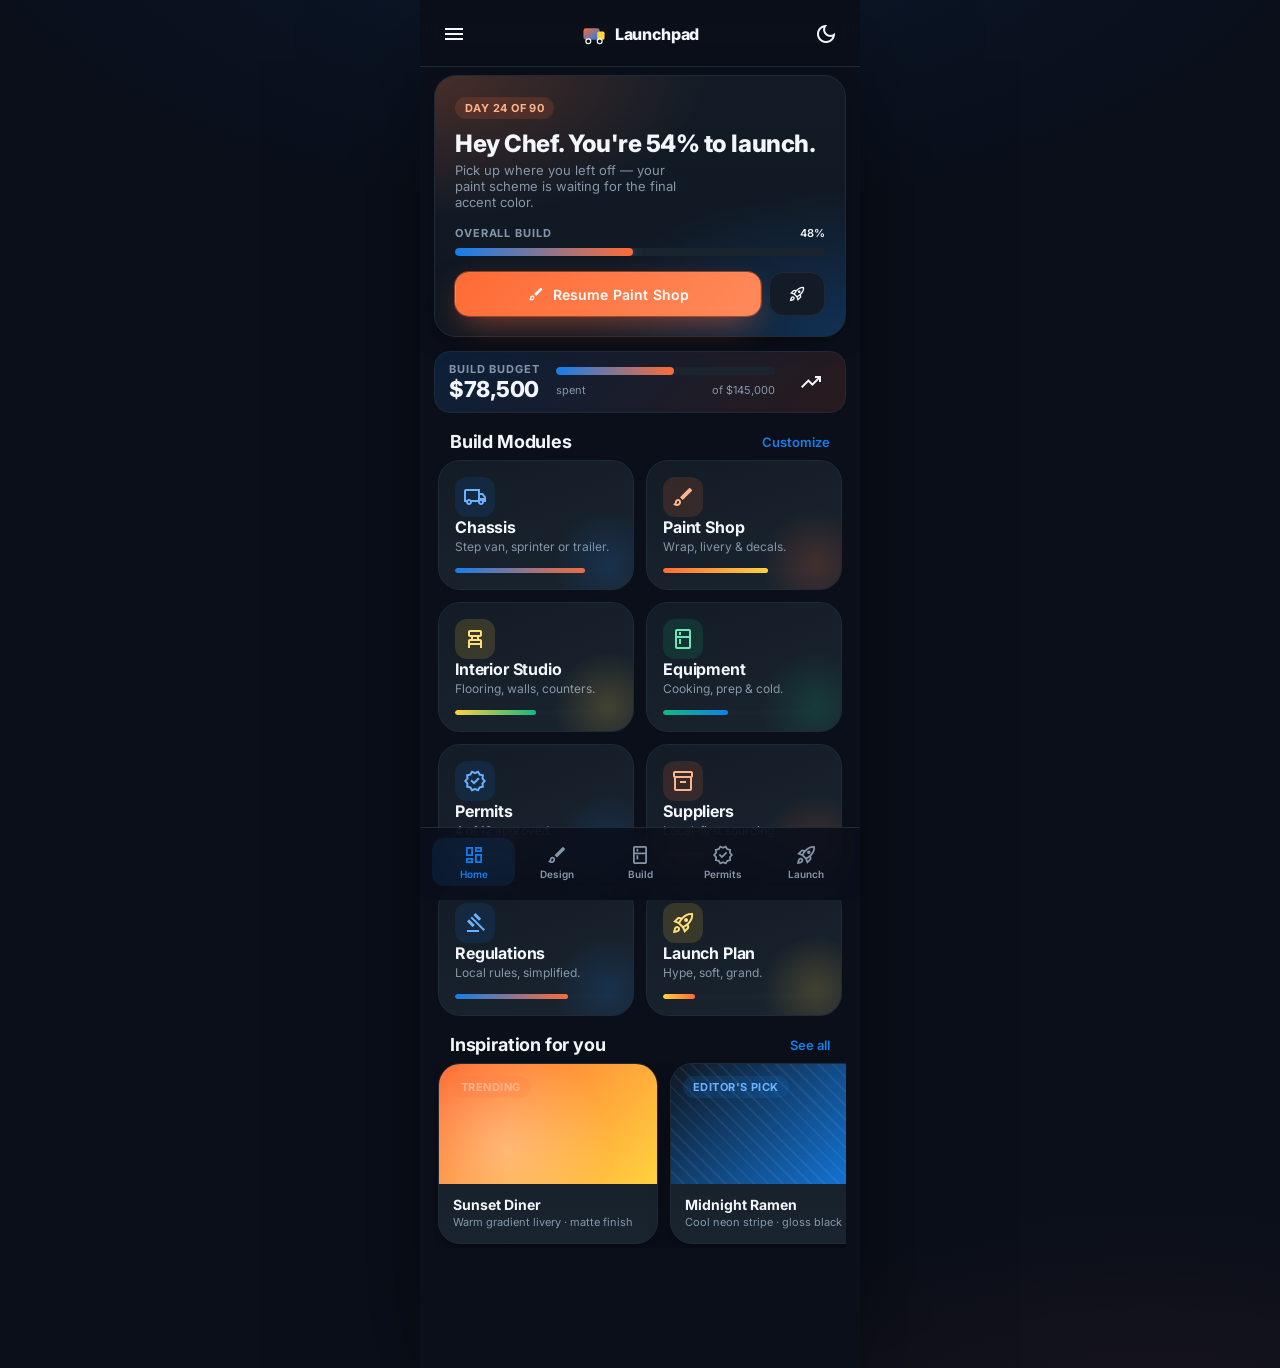
<file: index.html>
<!DOCTYPE html>
<html lang="en">
<head>
<meta charset="UTF-8" />
<meta name="viewport" content="width=device-width, initial-scale=1, viewport-fit=cover" />
<meta name="description" content="Design, cost, and launch your food truck — build progress, budget tracking, and modules for chassis, paint, interior, equipment, permits, and launch planning." />
<meta name="theme-color" content="#0a0f1a" />
<link rel="icon" type="image/svg+xml" href="assets/favicon.svg" />
<title>Food Truck Launchpad — Build Your Dream Truck</title>
<link rel="preconnect" href="https://fonts.googleapis.com" />
<link rel="preconnect" href="https://fonts.gstatic.com" crossorigin />
<link href="https://fonts.googleapis.com/css2?family=Inter:wght@400;500;600;700;800;900&display=swap" rel="stylesheet" />
<link href="https://fonts.googleapis.com/css2?family=Material+Symbols+Outlined:opsz,wght,FILL,GRAD@24,400,0,0" rel="stylesheet" />
<link rel="stylesheet" href="assets/styles.css" />
<script src="assets/app.js" defer></script>
</head>
<body>
<div class="app-shell has-bottom-nav">

  <header class="appbar">
    <button class="icon-btn" aria-label="Menu"><span class="material-symbols-outlined">menu</span></button>
    <div style="display:flex;align-items:center;gap:8px;">
      <svg width="26" height="26" viewBox="0 0 32 32" aria-hidden="true">
        <defs>
          <linearGradient id="g1" x1="0" x2="1" y1="0" y2="1">
            <stop offset="0%" stop-color="#ff6b35"/>
            <stop offset="100%" stop-color="#137fec"/>
          </linearGradient>
        </defs>
        <rect x="3" y="9" width="20" height="14" rx="3" fill="url(#g1)"/>
        <rect x="20" y="13" width="9" height="10" rx="2" fill="#ffd23f"/>
        <circle cx="9" cy="25" r="3" fill="#0a0f1a" stroke="#fff" stroke-width="1.5"/>
        <circle cx="23" cy="25" r="3" fill="#0a0f1a" stroke="#fff" stroke-width="1.5"/>
      </svg>
      <span style="font-weight:800;letter-spacing:-.01em">Launchpad</span>
    </div>
    <button class="icon-btn" aria-label="Toggle theme" onclick="FTL.toggleTheme()">
      <span class="material-symbols-outlined">dark_mode</span>
    </button>
  </header>

  <main style="padding: 8px 14px 0;">

    <section class="card" style="padding:20px;background:
        radial-gradient(120% 100% at 0% 0%, rgba(255,107,53,.22), transparent 55%),
        radial-gradient(120% 100% at 100% 100%, rgba(19,127,236,.25), transparent 55%),
        linear-gradient(180deg, #131c26, #0f1722);">
      <div class="row between" style="align-items:flex-start;">
        <div>
          <div class="pill pill-accent">Day 24 of 90</div>
          <h2 style="margin:10px 0 4px;font-size:24px;font-weight:800;letter-spacing:-.02em;">
            Hey Chef. You're 54% to launch.
          </h2>
          <p class="muted txt-sm" style="margin:0;max-width:30ch;">
            Pick up where you left off — your paint scheme is waiting for the final accent color.
          </p>
        </div>
      </div>

      <div class="mt-4">
        <div class="row between mb-2">
          <span class="txt-xs muted bold" style="letter-spacing:.08em;text-transform:uppercase;">Overall Build</span>
          <span class="txt-xs semi" id="overall-pct">54%</span>
        </div>
        <div class="bar bar-glow"><i id="overall-bar" style="width:54%"></i></div>
      </div>

      <div class="row gap-2 mt-4">
        <a href="pages/paint.html" class="btn btn-accent" style="flex:1;">
          <span class="material-symbols-outlined" style="font-size:18px">brush</span>
          Resume Paint Shop
        </a>
        <a href="pages/launch.html" class="btn btn-ghost" aria-label="Launch plan">
          <span class="material-symbols-outlined" style="font-size:18px">rocket_launch</span>
        </a>
      </div>
    </section>

    <section style="margin: 14px -14px 0;">
      <div class="cost-strip">
        <div>
          <div class="label">Build Budget</div>
          <div class="value" id="budget-spent">$78,500</div>
        </div>
        <div style="flex:1;margin:0 16px;">
          <div class="bar"><i id="budget-bar" style="width:54%"></i></div>
          <div class="row between mt-2">
            <span class="txt-xs muted">spent</span>
            <span class="txt-xs muted">of <span id="budget-total">$145,000</span></span>
          </div>
        </div>
        <a href="pages/launch.html" class="icon-btn"><span class="material-symbols-outlined">trending_up</span></a>
      </div>
    </section>

    <div class="section-title">
      <h2>Build Modules</h2>
      <a href="#" onclick="FTL.toast('Coming soon'); return false;">Customize</a>
    </div>

    <section style="display:grid;grid-template-columns:1fr 1fr;gap:12px;padding:0 4px;">

      <a href="pages/chassis.html" class="module-tile">
        <div class="icon"><span class="material-symbols-outlined">local_shipping</span></div>
        <div>
          <h3>Chassis</h3>
          <p>Step van, sprinter or trailer.</p>
          <div class="bar mt-3" style="height:5px;"><i style="width:80%"></i></div>
        </div>
      </a>

      <a href="pages/paint.html" class="module-tile accent">
        <div class="icon"><span class="material-symbols-outlined">brush</span></div>
        <div>
          <h3>Paint Shop</h3>
          <p>Wrap, livery & decals.</p>
          <div class="bar mt-3" style="height:5px;"><i style="width:65%;background:linear-gradient(90deg,#ff6b35,#ffd23f)"></i></div>
        </div>
      </a>

      <a href="pages/interior.html" class="module-tile gold">
        <div class="icon"><span class="material-symbols-outlined">chair_alt</span></div>
        <div>
          <h3>Interior Studio</h3>
          <p>Flooring, walls, counters.</p>
          <div class="bar mt-3" style="height:5px;"><i style="width:50%;background:linear-gradient(90deg,#ffd23f,#10b981)"></i></div>
        </div>
      </a>

      <a href="pages/equipment.html" class="module-tile green">
        <div class="icon"><span class="material-symbols-outlined">kitchen</span></div>
        <div>
          <h3>Equipment</h3>
          <p>Cooking, prep & cold.</p>
          <div class="bar mt-3" style="height:5px;"><i style="width:40%;background:linear-gradient(90deg,#10b981,#137fec)"></i></div>
        </div>
      </a>

      <a href="pages/permits.html" class="module-tile">
        <div class="icon"><span class="material-symbols-outlined">verified</span></div>
        <div>
          <h3>Permits</h3>
          <p>4 of 12 approved.</p>
          <div class="bar mt-3" style="height:5px;"><i style="width:33%"></i></div>
        </div>
      </a>

      <a href="pages/suppliers.html" class="module-tile accent">
        <div class="icon"><span class="material-symbols-outlined">inventory_2</span></div>
        <div>
          <h3>Suppliers</h3>
          <p>Local-first sourcing.</p>
          <div class="bar mt-3" style="height:5px;"><i style="width:25%;background:linear-gradient(90deg,#ff6b35,#ffd23f)"></i></div>
        </div>
      </a>

      <a href="pages/regulations.html" class="module-tile">
        <div class="icon"><span class="material-symbols-outlined">gavel</span></div>
        <div>
          <h3>Regulations</h3>
          <p>Local rules, simplified.</p>
          <div class="bar mt-3" style="height:5px;"><i style="width:70%"></i></div>
        </div>
      </a>

      <a href="pages/launch.html" class="module-tile gold">
        <div class="icon"><span class="material-symbols-outlined">rocket_launch</span></div>
        <div>
          <h3>Launch Plan</h3>
          <p>Hype, soft, grand.</p>
          <div class="bar mt-3" style="height:5px;"><i style="width:20%;background:linear-gradient(90deg,#ffd23f,#ff6b35)"></i></div>
        </div>
      </a>

    </section>

    <div class="section-title">
      <h2>Inspiration for you</h2>
      <a href="#" onclick="FTL.toast('Coming soon'); return false;">See all</a>
    </div>
    <div style="display:flex;gap:12px;overflow-x:auto;padding:0 4px 4px;" class="no-scrollbar">
      <article class="card" style="min-width:220px;padding:0;overflow:hidden;">
        <div style="height:120px;background:linear-gradient(135deg,#ff6b35,#ffd23f);position:relative;">
          <div style="position:absolute;inset:0;background:radial-gradient(circle at 30% 70%, rgba(255,255,255,.3), transparent 60%);"></div>
          <span class="pill pill-accent" style="position:absolute;top:12px;left:12px;">Trending</span>
        </div>
        <div style="padding:12px 14px 14px;">
          <h4 style="margin:0;font-size:14px;font-weight:700;">Sunset Diner</h4>
          <p class="txt-xs muted" style="margin:2px 0 0;">Warm gradient livery · matte finish</p>
        </div>
      </article>
      <article class="card" style="min-width:220px;padding:0;overflow:hidden;">
        <div style="height:120px;background:linear-gradient(135deg,#0f1722,#137fec);position:relative;">
          <div style="position:absolute;inset:0;background:repeating-linear-gradient(45deg,transparent,transparent 8px,rgba(255,255,255,.06) 8px,rgba(255,255,255,.06) 10px);"></div>
          <span class="pill pill-primary" style="position:absolute;top:12px;left:12px;">Editor's Pick</span>
        </div>
        <div style="padding:12px 14px 14px;">
          <h4 style="margin:0;font-size:14px;font-weight:700;">Midnight Ramen</h4>
          <p class="txt-xs muted" style="margin:2px 0 0;">Cool neon stripe · gloss black</p>
        </div>
      </article>
      <article class="card" style="min-width:220px;padding:0;overflow:hidden;">
        <div style="height:120px;background:linear-gradient(135deg,#10b981,#0a0f1a);position:relative;">
          <div style="position:absolute;inset:0;background:radial-gradient(circle at 80% 30%, rgba(255,210,63,.25), transparent 60%);"></div>
          <span class="pill pill-success" style="position:absolute;top:12px;left:12px;">Farm-to-Truck</span>
        </div>
        <div style="padding:12px 14px 14px;">
          <h4 style="margin:0;font-size:14px;font-weight:700;">Garden Bowl</h4>
          <p class="txt-xs muted" style="margin:2px 0 0;">Forest green · botanical decals</p>
        </div>
      </article>
    </div>

    <div style="height:24px"></div>
  </main>

  <nav class="bottom-nav">
    <a href="index.html" class="active"><span class="material-symbols-outlined">dashboard</span><span>Home</span></a>
    <a href="pages/paint.html"><span class="material-symbols-outlined">brush</span><span>Design</span></a>
    <a href="pages/equipment.html"><span class="material-symbols-outlined">kitchen</span><span>Build</span></a>
    <a href="pages/permits.html"><span class="material-symbols-outlined">verified</span><span>Permits</span></a>
    <a href="pages/launch.html"><span class="material-symbols-outlined">rocket_launch</span><span>Launch</span></a>
  </nav>
</div>

<script>
  document.addEventListener('DOMContentLoaded', () => {
    const s = FTL.state;
    const ps = s.progress;
    const overall = Math.round((ps.chassis + ps.paint + ps.interior + ps.equipment + ps.permits + ps.launch) / 6);
    document.getElementById('overall-pct').textContent = overall + '%';
    document.getElementById('overall-bar').style.width = overall + '%';

    const pct = Math.round(s.budget.spent / s.budget.total * 100);
    document.getElementById('budget-spent').textContent = FTL.money(s.budget.spent);
    document.getElementById('budget-total').textContent = FTL.money(s.budget.total);
    document.getElementById('budget-bar').style.width = pct + '%';
  });
</script>
</body>
</html>
</file>
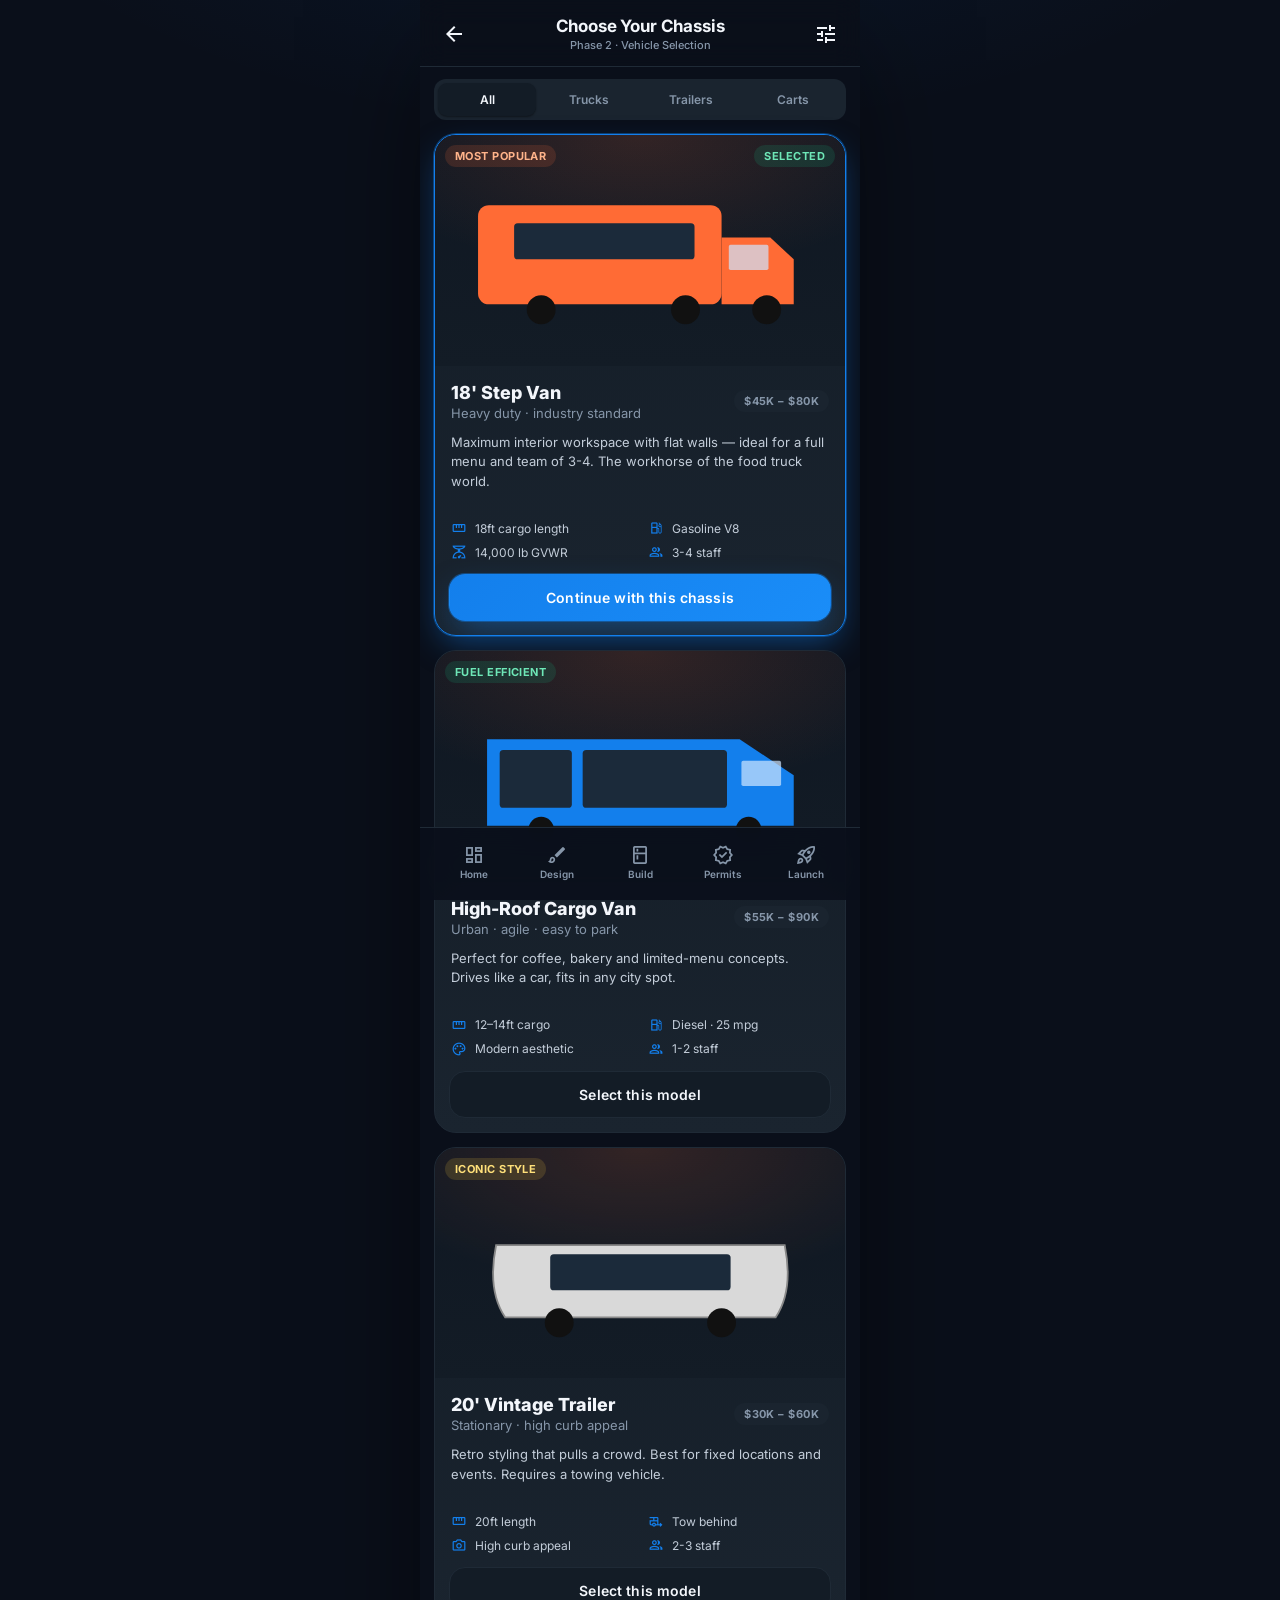
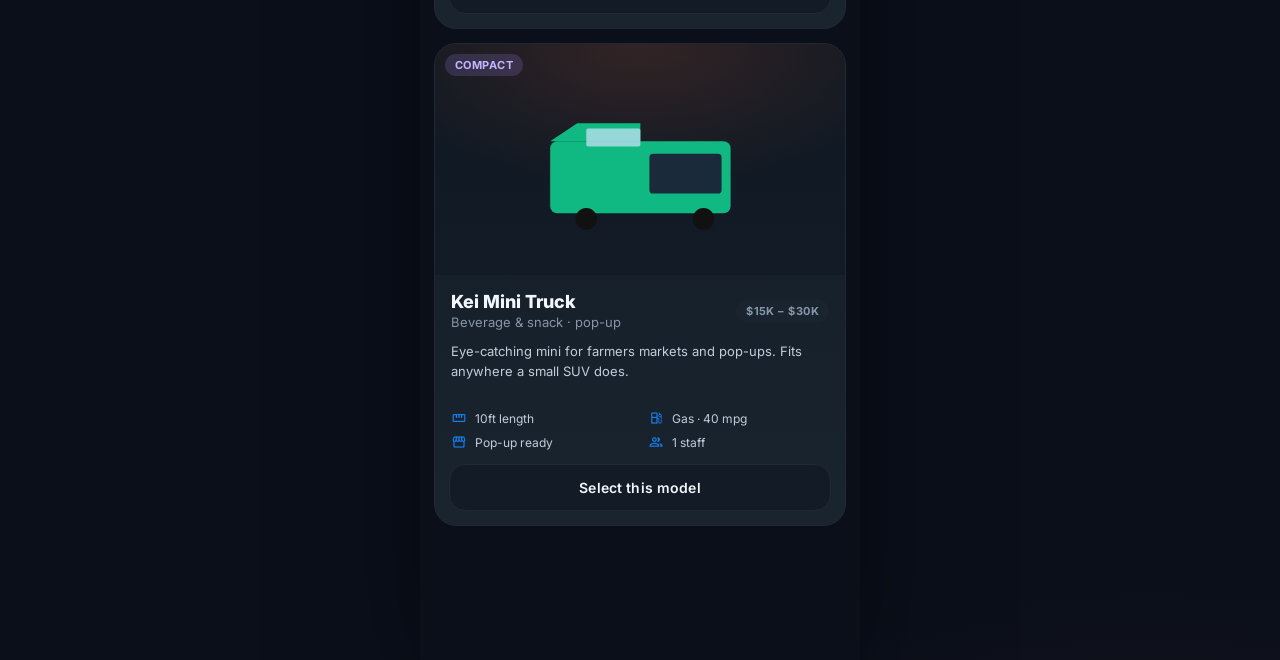
<file: pages/chassis.html>
<!DOCTYPE html>
<html lang="en">
<head>
<meta charset="UTF-8" />
<meta name="viewport" content="width=device-width, initial-scale=1, viewport-fit=cover" />
<meta name="description" content="Compare step vans, sprinters, trailers, and kei minis to pick the right food truck chassis." />
<meta name="theme-color" content="#0a0f1a" />
<link rel="icon" type="image/svg+xml" href="../assets/favicon.svg" />
<title>Choose Your Chassis — Food Truck Launchpad</title>
<link href="https://fonts.googleapis.com/css2?family=Inter:wght@400;500;600;700;800;900&display=swap" rel="stylesheet" />
<link href="https://fonts.googleapis.com/css2?family=Material+Symbols+Outlined:opsz,wght,FILL,GRAD@24,400,0,0" rel="stylesheet" />
<link rel="stylesheet" href="../assets/styles.css" />
<script src="../assets/app.js" defer></script>
<style>
  .chassis-card {
    position:relative; overflow:hidden;
    background:linear-gradient(180deg,var(--surface),var(--surface-2));
    border:1px solid var(--border); border-radius: var(--radius-lg);
    transition: transform .15s ease, border-color .15s ease, box-shadow .2s ease;
  }
  .chassis-card:hover { transform: translateY(-2px); border-color: var(--border-strong); box-shadow: var(--shadow-lg); }
  .chassis-card.selected { border-color: var(--brand-primary); box-shadow: var(--glow-primary); }
  .chassis-hero {
    aspect-ratio: 16/9; background: radial-gradient(120% 100% at 50% 0%, rgba(255,107,53,.15), transparent 60%), linear-gradient(180deg,#0f1722,#131c26);
    position:relative;
  }
  .chassis-hero svg { width:88%; height:80%; position:absolute; left:6%; top:10%; }
  .specs { display:grid; grid-template-columns: 1fr 1fr; gap: 8px 16px; padding: 0 16px 14px; }
  .spec { display:flex; align-items:center; gap:8px; font-size:12px; color:var(--fg-soft); }
  .spec .material-symbols-outlined { font-size:16px; color:var(--brand-primary); }
</style>
</head>
<body>
<div class="app-shell has-bottom-nav">

  <header class="appbar">
    <a href="../index.html" class="icon-btn"><span class="material-symbols-outlined">arrow_back</span></a>
    <div><h1>Choose Your Chassis</h1><span class="sub">Phase 2 · Vehicle Selection</span></div>
    <button class="icon-btn"><span class="material-symbols-outlined">tune</span></button>
  </header>

  <main style="padding: 12px 14px 0;">

    <div class="seg" style="margin-bottom:14px;">
      <button aria-pressed="true">All</button>
      <button aria-pressed="false">Trucks</button>
      <button aria-pressed="false">Trailers</button>
      <button aria-pressed="false">Carts</button>
    </div>

    <!-- Card 1 -->
    <article class="chassis-card selected" style="margin-bottom:14px;">
      <div class="chassis-hero">
        <span class="pill pill-accent" style="position:absolute;top:10px;left:10px;">Most Popular</span>
        <span class="pill pill-success" style="position:absolute;top:10px;right:10px;">Selected</span>
        <!-- step van silhouette -->
        <svg viewBox="0 0 200 90" xmlns="http://www.w3.org/2000/svg">
          <rect x="10" y="20" width="135" height="55" rx="6" fill="#FF6B35"/>
          <path d="M145 38 L145 75 L185 75 L185 50 L172 38 Z" fill="#FF6B35"/>
          <rect x="30" y="30" width="100" height="20" rx="2" fill="#1B2A3A"/>
          <rect x="149" y="42" width="22" height="14" rx="1" fill="#cfe6ff" opacity=".7"/>
          <circle cx="45" cy="78" r="8" fill="#111"/><circle cx="125" cy="78" r="8" fill="#111"/><circle cx="170" cy="78" r="8" fill="#111"/>
        </svg>
      </div>
      <div class="p-4">
        <div class="row between">
          <div>
            <h3 style="margin:0;font-size:18px;font-weight:800;">18' Step Van</h3>
            <p class="muted txt-sm" style="margin:2px 0 0;">Heavy duty · industry standard</p>
          </div>
          <span class="pill pill-muted">$45k – $80k</span>
        </div>
        <p class="soft txt-sm mt-3" style="line-height:1.5;">
          Maximum interior workspace with flat walls — ideal for a full menu and team of 3-4. The workhorse of the food truck world.
        </p>
      </div>
      <div class="specs">
        <div class="spec"><span class="material-symbols-outlined">straighten</span>18ft cargo length</div>
        <div class="spec"><span class="material-symbols-outlined">local_gas_station</span>Gasoline V8</div>
        <div class="spec"><span class="material-symbols-outlined">scale</span>14,000 lb GVWR</div>
        <div class="spec"><span class="material-symbols-outlined">group</span>3-4 staff</div>
      </div>
      <div style="padding:0 14px 14px;">
        <button class="btn btn-primary btn-block">Continue with this chassis</button>
      </div>
    </article>

    <!-- Card 2 -->
    <article class="chassis-card" style="margin-bottom:14px;">
      <div class="chassis-hero">
        <span class="pill pill-success" style="position:absolute;top:10px;left:10px;">Fuel Efficient</span>
        <svg viewBox="0 0 200 90" xmlns="http://www.w3.org/2000/svg">
          <path d="M15 30 L155 30 L185 50 L185 78 L15 78 Z" fill="#137FEC"/>
          <rect x="22" y="36" width="40" height="32" rx="2" fill="#1B2A3A"/>
          <rect x="68" y="36" width="80" height="32" rx="2" fill="#1B2A3A"/>
          <rect x="156" y="42" width="22" height="14" rx="1" fill="#cfe6ff" opacity=".7"/>
          <circle cx="45" cy="80" r="7" fill="#111"/><circle cx="160" cy="80" r="7" fill="#111"/>
        </svg>
      </div>
      <div class="p-4">
        <div class="row between">
          <div>
            <h3 style="margin:0;font-size:18px;font-weight:800;">High-Roof Cargo Van</h3>
            <p class="muted txt-sm" style="margin:2px 0 0;">Urban · agile · easy to park</p>
          </div>
          <span class="pill pill-muted">$55k – $90k</span>
        </div>
        <p class="soft txt-sm mt-3" style="line-height:1.5;">
          Perfect for coffee, bakery and limited-menu concepts. Drives like a car, fits in any city spot.
        </p>
      </div>
      <div class="specs">
        <div class="spec"><span class="material-symbols-outlined">straighten</span>12–14ft cargo</div>
        <div class="spec"><span class="material-symbols-outlined">local_gas_station</span>Diesel · 25 mpg</div>
        <div class="spec"><span class="material-symbols-outlined">palette</span>Modern aesthetic</div>
        <div class="spec"><span class="material-symbols-outlined">group</span>1-2 staff</div>
      </div>
      <div style="padding:0 14px 14px;">
        <button class="btn btn-ghost btn-block">Select this model</button>
      </div>
    </article>

    <!-- Card 3 -->
    <article class="chassis-card" style="margin-bottom:14px;">
      <div class="chassis-hero">
        <span class="pill" style="background:rgba(255,210,63,.15);color:#ffe07a;position:absolute;top:10px;left:10px;">Iconic Style</span>
        <svg viewBox="0 0 200 90" xmlns="http://www.w3.org/2000/svg">
          <path d="M20 35 Q15 60 25 75 L175 75 Q185 60 180 35 Z" fill="#d9d9d9" stroke="#888" stroke-width="1"/>
          <rect x="50" y="40" width="100" height="20" rx="2" fill="#1B2A3A"/>
          <circle cx="55" cy="78" r="8" fill="#111"/><circle cx="145" cy="78" r="8" fill="#111"/>
        </svg>
      </div>
      <div class="p-4">
        <div class="row between">
          <div>
            <h3 style="margin:0;font-size:18px;font-weight:800;">20' Vintage Trailer</h3>
            <p class="muted txt-sm" style="margin:2px 0 0;">Stationary · high curb appeal</p>
          </div>
          <span class="pill pill-muted">$30k – $60k</span>
        </div>
        <p class="soft txt-sm mt-3" style="line-height:1.5;">
          Retro styling that pulls a crowd. Best for fixed locations and events. Requires a towing vehicle.
        </p>
      </div>
      <div class="specs">
        <div class="spec"><span class="material-symbols-outlined">straighten</span>20ft length</div>
        <div class="spec"><span class="material-symbols-outlined">rv_hookup</span>Tow behind</div>
        <div class="spec"><span class="material-symbols-outlined">photo_camera</span>High curb appeal</div>
        <div class="spec"><span class="material-symbols-outlined">group</span>2-3 staff</div>
      </div>
      <div style="padding:0 14px 14px;">
        <button class="btn btn-ghost btn-block">Select this model</button>
      </div>
    </article>

    <!-- Card 4 -->
    <article class="chassis-card" style="margin-bottom:14px;">
      <div class="chassis-hero">
        <span class="pill" style="background:rgba(167,139,250,.18);color:#c4b5fd;position:absolute;top:10px;left:10px;">Compact</span>
        <svg viewBox="0 0 200 90" xmlns="http://www.w3.org/2000/svg">
          <rect x="50" y="35" width="100" height="40" rx="4" fill="#10B981"/>
          <path d="M50 35 L65 25 L100 25 L100 35 Z" fill="#10B981"/>
          <rect x="70" y="28" width="30" height="10" rx="1" fill="#cfe6ff" opacity=".7"/>
          <rect x="105" y="42" width="40" height="22" rx="2" fill="#1B2A3A"/>
          <circle cx="70" cy="78" r="6" fill="#111"/><circle cx="135" cy="78" r="6" fill="#111"/>
        </svg>
      </div>
      <div class="p-4">
        <div class="row between">
          <div>
            <h3 style="margin:0;font-size:18px;font-weight:800;">Kei Mini Truck</h3>
            <p class="muted txt-sm" style="margin:2px 0 0;">Beverage & snack · pop-up</p>
          </div>
          <span class="pill pill-muted">$15k – $30k</span>
        </div>
        <p class="soft txt-sm mt-3" style="line-height:1.5;">
          Eye-catching mini for farmers markets and pop-ups. Fits anywhere a small SUV does.
        </p>
      </div>
      <div class="specs">
        <div class="spec"><span class="material-symbols-outlined">straighten</span>10ft length</div>
        <div class="spec"><span class="material-symbols-outlined">local_gas_station</span>Gas · 40 mpg</div>
        <div class="spec"><span class="material-symbols-outlined">storefront</span>Pop-up ready</div>
        <div class="spec"><span class="material-symbols-outlined">group</span>1 staff</div>
      </div>
      <div style="padding:0 14px 14px;">
        <button class="btn btn-ghost btn-block">Select this model</button>
      </div>
    </article>

    <div style="height:24px"></div>
  </main>

  <nav class="bottom-nav">
    <a href="../index.html"><span class="material-symbols-outlined">dashboard</span><span>Home</span></a>
    <a href="paint.html"><span class="material-symbols-outlined">brush</span><span>Design</span></a>
    <a href="equipment.html"><span class="material-symbols-outlined">kitchen</span><span>Build</span></a>
    <a href="permits.html"><span class="material-symbols-outlined">verified</span><span>Permits</span></a>
    <a href="launch.html"><span class="material-symbols-outlined">rocket_launch</span><span>Launch</span></a>
  </nav>
</div>
</body>
</html>
</file>
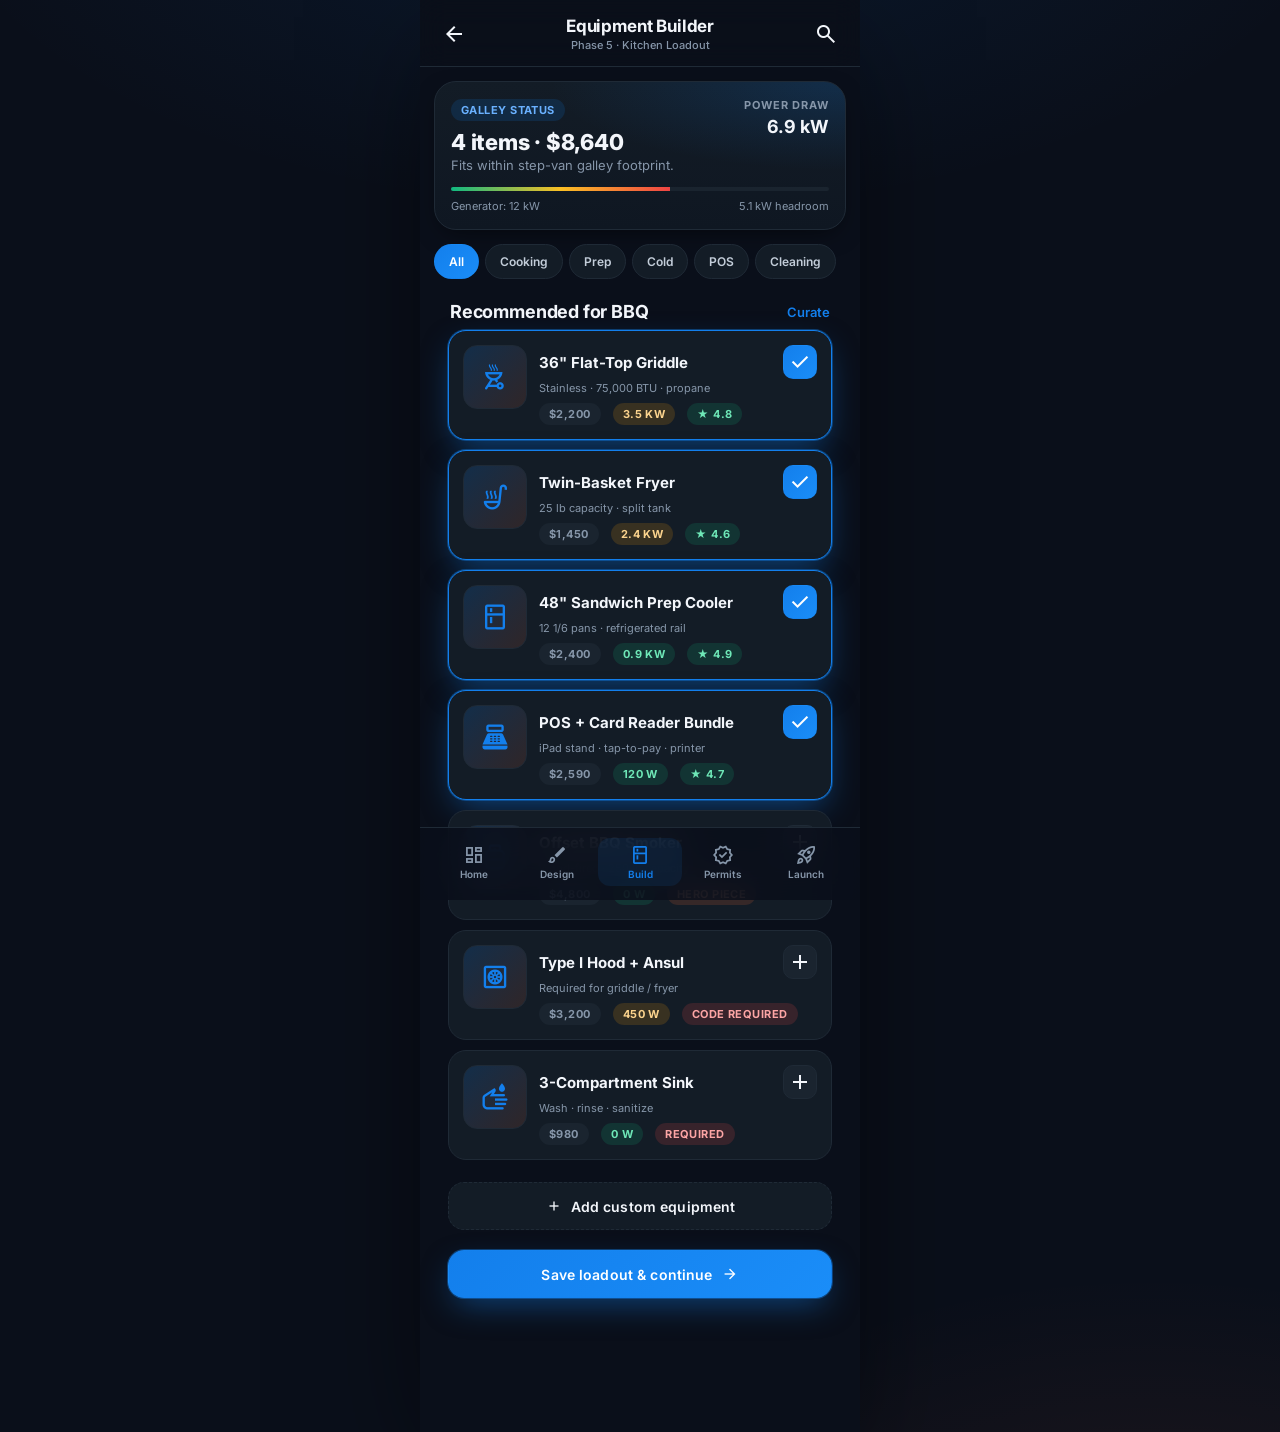
<file: pages/equipment.html>
<!DOCTYPE html>
<html lang="en">
<head>
<meta charset="UTF-8" />
<meta name="viewport" content="width=device-width, initial-scale=1, viewport-fit=cover" />
<meta name="description" content="Build your galley loadout with a live power-draw and generator-headroom calculator." />
<meta name="theme-color" content="#0a0f1a" />
<link rel="icon" type="image/svg+xml" href="../assets/favicon.svg" />
<title>Equipment Builder — Food Truck Launchpad</title>
<link href="https://fonts.googleapis.com/css2?family=Inter:wght@400;500;600;700;800;900&display=swap" rel="stylesheet" />
<link href="https://fonts.googleapis.com/css2?family=Material+Symbols+Outlined:opsz,wght,FILL,GRAD@24,400,0,0" rel="stylesheet" />
<link rel="stylesheet" href="../assets/styles.css" />
<script src="../assets/app.js" defer></script>
<style>
  .eq-card {
    display:flex; gap:12px; align-items:flex-start;
    padding:14px; border-radius:18px;
    background:var(--surface); border:1px solid var(--border);
    transition: border-color .15s ease, box-shadow .2s ease;
  }
  .eq-card.added { border-color: var(--brand-primary); box-shadow: var(--glow-primary); }
  .eq-thumb {
    width:64px; height:64px; flex-shrink:0; border-radius:14px;
    background: linear-gradient(135deg, rgba(19,127,236,.18), rgba(255,107,53,.12));
    display:flex; align-items:center; justify-content:center;
    color: var(--brand-primary); border:1px solid var(--border);
  }
  .eq-thumb .material-symbols-outlined { font-size:30px; }
  .add-btn {
    width:34px;height:34px; border-radius:10px;
    border:1px solid var(--border); background:var(--surface-2);
    color:var(--fg); display:inline-flex;align-items:center;justify-content:center;
  }
  .add-btn.added { background: linear-gradient(135deg,var(--brand-primary),#1a8df8); color:white; border-color:transparent; }
  .energy-bar { height:4px; background:var(--surface-2); border-radius:999px; overflow:hidden; margin-top:8px; }
  .energy-bar > i { display:block;height:100%;background:linear-gradient(90deg,#10b981,#fbbf24,#ef4444); }
</style>
</head>
<body>
<div class="app-shell has-bottom-nav">

  <header class="appbar">
    <a href="../index.html" class="icon-btn"><span class="material-symbols-outlined">arrow_back</span></a>
    <div><h1>Equipment Builder</h1><span class="sub">Phase 5 · Kitchen Loadout</span></div>
    <button class="icon-btn"><span class="material-symbols-outlined">search</span></button>
  </header>

  <main style="padding: 14px 14px 0;">

    <!-- Summary card -->
    <section class="card" style="padding:16px; background:
        radial-gradient(120% 100% at 100% 0%, rgba(19,127,236,.18), transparent 60%),
        linear-gradient(180deg,#131c26,#0f1722);">
      <div class="row between" style="align-items:flex-start;">
        <div>
          <div class="pill pill-primary">Galley Status</div>
          <h2 style="margin:8px 0 2px;font-size:22px;font-weight:800;letter-spacing:-.01em;">
            <span id="item-count">4</span> items · <span id="total-cost">$8,640</span>
          </h2>
          <p class="muted txt-sm" style="margin:0;">Fits within step-van galley footprint.</p>
        </div>
        <div class="col" style="align-items:flex-end;gap:4px;">
          <span class="txt-xs muted bold" style="letter-spacing:.08em;text-transform:uppercase;">Power draw</span>
          <span class="bold" id="watts" style="font-size:18px;">8.6 kW</span>
        </div>
      </div>
      <div class="energy-bar" style="margin-top:14px;"><i id="power-bar" style="width:45%"></i></div>
      <div class="row between mt-2"><span class="txt-xs muted">Generator: 12 kW</span><span class="txt-xs muted" id="headroom">3.4 kW headroom</span></div>
    </section>

    <!-- Tabs -->
    <div class="tabs" style="padding:14px 0 4px;" id="cat-tabs">
      <button aria-pressed="true">All</button>
      <button aria-pressed="false">Cooking</button>
      <button aria-pressed="false">Prep</button>
      <button aria-pressed="false">Cold</button>
      <button aria-pressed="false">POS</button>
      <button aria-pressed="false">Cleaning</button>
    </div>

    <div class="section-title"><h2>Recommended for BBQ</h2><a href="#" onclick="FTL.toast('Coming soon'); return false;">Curate</a></div>

    <div style="display:flex;flex-direction:column;gap:10px;padding: 0 14px 8px;" id="eq-list">
      <article class="eq-card added" data-id="flat-top" data-cost="2200" data-watts="3500">
        <div class="eq-thumb"><span class="material-symbols-outlined">outdoor_grill</span></div>
        <div style="flex:1;">
          <div class="row between"><h4 style="margin:0;font-size:15px;font-weight:700;">36" Flat-Top Griddle</h4><button class="add-btn added" aria-label="Toggle"><span class="material-symbols-outlined">check</span></button></div>
          <p class="txt-xs muted" style="margin:2px 0 0;">Stainless · 75,000 BTU · propane</p>
          <div class="row mt-2 gap-3">
            <span class="pill pill-muted">$2,200</span>
            <span class="pill pill-warn">3.5 kW</span>
            <span class="pill pill-success">★ 4.8</span>
          </div>
        </div>
      </article>

      <article class="eq-card added" data-id="fryer" data-cost="1450" data-watts="2400">
        <div class="eq-thumb"><span class="material-symbols-outlined">soup_kitchen</span></div>
        <div style="flex:1;">
          <div class="row between"><h4 style="margin:0;font-size:15px;font-weight:700;">Twin-Basket Fryer</h4><button class="add-btn added"><span class="material-symbols-outlined">check</span></button></div>
          <p class="txt-xs muted" style="margin:2px 0 0;">25 lb capacity · split tank</p>
          <div class="row mt-2 gap-3"><span class="pill pill-muted">$1,450</span><span class="pill pill-warn">2.4 kW</span><span class="pill pill-success">★ 4.6</span></div>
        </div>
      </article>

      <article class="eq-card added" data-id="cooler" data-cost="2400" data-watts="900">
        <div class="eq-thumb"><span class="material-symbols-outlined">kitchen</span></div>
        <div style="flex:1;">
          <div class="row between"><h4 style="margin:0;font-size:15px;font-weight:700;">48" Sandwich Prep Cooler</h4><button class="add-btn added"><span class="material-symbols-outlined">check</span></button></div>
          <p class="txt-xs muted" style="margin:2px 0 0;">12 1/6 pans · refrigerated rail</p>
          <div class="row mt-2 gap-3"><span class="pill pill-muted">$2,400</span><span class="pill pill-success">0.9 kW</span><span class="pill pill-success">★ 4.9</span></div>
        </div>
      </article>

      <article class="eq-card added" data-id="pos" data-cost="2590" data-watts="120">
        <div class="eq-thumb"><span class="material-symbols-outlined">point_of_sale</span></div>
        <div style="flex:1;">
          <div class="row between"><h4 style="margin:0;font-size:15px;font-weight:700;">POS + Card Reader Bundle</h4><button class="add-btn added"><span class="material-symbols-outlined">check</span></button></div>
          <p class="txt-xs muted" style="margin:2px 0 0;">iPad stand · tap-to-pay · printer</p>
          <div class="row mt-2 gap-3"><span class="pill pill-muted">$2,590</span><span class="pill pill-success">120 W</span><span class="pill pill-success">★ 4.7</span></div>
        </div>
      </article>

      <article class="eq-card" data-id="smoker" data-cost="4800" data-watts="0">
        <div class="eq-thumb"><span class="material-symbols-outlined">propane_tank</span></div>
        <div style="flex:1;">
          <div class="row between"><h4 style="margin:0;font-size:15px;font-weight:700;">Offset BBQ Smoker</h4><button class="add-btn"><span class="material-symbols-outlined">add</span></button></div>
          <p class="txt-xs muted" style="margin:2px 0 0;">Wood-fired · 250 lb capacity</p>
          <div class="row mt-2 gap-3"><span class="pill pill-muted">$4,800</span><span class="pill pill-success">0 W</span><span class="pill pill-accent">Hero piece</span></div>
        </div>
      </article>

      <article class="eq-card" data-id="hood" data-cost="3200" data-watts="450">
        <div class="eq-thumb"><span class="material-symbols-outlined">heat_pump</span></div>
        <div style="flex:1;">
          <div class="row between"><h4 style="margin:0;font-size:15px;font-weight:700;">Type I Hood + Ansul</h4><button class="add-btn"><span class="material-symbols-outlined">add</span></button></div>
          <p class="txt-xs muted" style="margin:2px 0 0;">Required for griddle / fryer</p>
          <div class="row mt-2 gap-3"><span class="pill pill-muted">$3,200</span><span class="pill pill-warn">450 W</span><span class="pill pill-danger">Code required</span></div>
        </div>
      </article>

      <article class="eq-card" data-id="sink" data-cost="980" data-watts="0">
        <div class="eq-thumb"><span class="material-symbols-outlined">wash</span></div>
        <div style="flex:1;">
          <div class="row between"><h4 style="margin:0;font-size:15px;font-weight:700;">3-Compartment Sink</h4><button class="add-btn"><span class="material-symbols-outlined">add</span></button></div>
          <p class="txt-xs muted" style="margin:2px 0 0;">Wash · rinse · sanitize</p>
          <div class="row mt-2 gap-3"><span class="pill pill-muted">$980</span><span class="pill pill-success">0 W</span><span class="pill pill-danger">Required</span></div>
        </div>
      </article>
    </div>

    <div style="padding:14px;">
      <button class="btn btn-ghost btn-block" style="border-style:dashed;">
        <span class="material-symbols-outlined" style="font-size:18px">add</span>
        Add custom equipment
      </button>
    </div>

    <div style="padding: 6px 14px 14px;">
      <button class="btn btn-primary btn-block" id="save-btn">
        <span>Save loadout & continue</span>
        <span class="material-symbols-outlined" style="font-size:18px">arrow_forward</span>
      </button>
    </div>
    <div style="height:24px"></div>
  </main>

  <nav class="bottom-nav">
    <a href="../index.html"><span class="material-symbols-outlined">dashboard</span><span>Home</span></a>
    <a href="paint.html"><span class="material-symbols-outlined">brush</span><span>Design</span></a>
    <a href="equipment.html"><span class="material-symbols-outlined">kitchen</span><span>Build</span></a>
    <a href="permits.html"><span class="material-symbols-outlined">verified</span><span>Permits</span></a>
    <a href="launch.html"><span class="material-symbols-outlined">rocket_launch</span><span>Launch</span></a>
  </nav>
</div>

<script>
  const totalGen = 12000;
  function recompute() {
    let cost = 0, watts = 0, count = 0;
    document.querySelectorAll('.eq-card').forEach(c => {
      if (c.classList.contains('added')) {
        cost += +c.dataset.cost; watts += +c.dataset.watts; count++;
      }
    });
    document.getElementById('item-count').textContent = count;
    document.getElementById('total-cost').textContent = '$' + cost.toLocaleString();
    document.getElementById('watts').textContent = (watts/1000).toFixed(1) + ' kW';
    const pct = Math.min(100, Math.round(watts / totalGen * 100));
    document.getElementById('power-bar').style.width = pct + '%';
    document.getElementById('headroom').textContent = ((totalGen - watts)/1000).toFixed(1) + ' kW headroom';
  }

  document.querySelectorAll('.eq-card').forEach(c => {
    c.addEventListener('click', e => {
      // ignore double-handling from inner button — toggle entire card
      const added = c.classList.toggle('added');
      const btn = c.querySelector('.add-btn');
      btn.classList.toggle('added', added);
      btn.innerHTML = added
        ? '<span class="material-symbols-outlined">check</span>'
        : '<span class="material-symbols-outlined">add</span>';
      recompute();
    });
  });

  document.getElementById('cat-tabs').addEventListener('click', e => {
    const b = e.target.closest('button'); if (!b) return;
    document.querySelectorAll('#cat-tabs button').forEach(x => x.setAttribute('aria-pressed', x===b?'true':'false'));
  });

  document.getElementById('save-btn').addEventListener('click', () => {
    FTL.state.progress.equipment = Math.min(100, (FTL.state.progress.equipment||0) + 15);
    FTL.save();
    FTL.toast('Loadout saved');
    setTimeout(() => location.href = '../index.html', 800);
  });

  recompute();
</script>
</body>
</html>
</file>
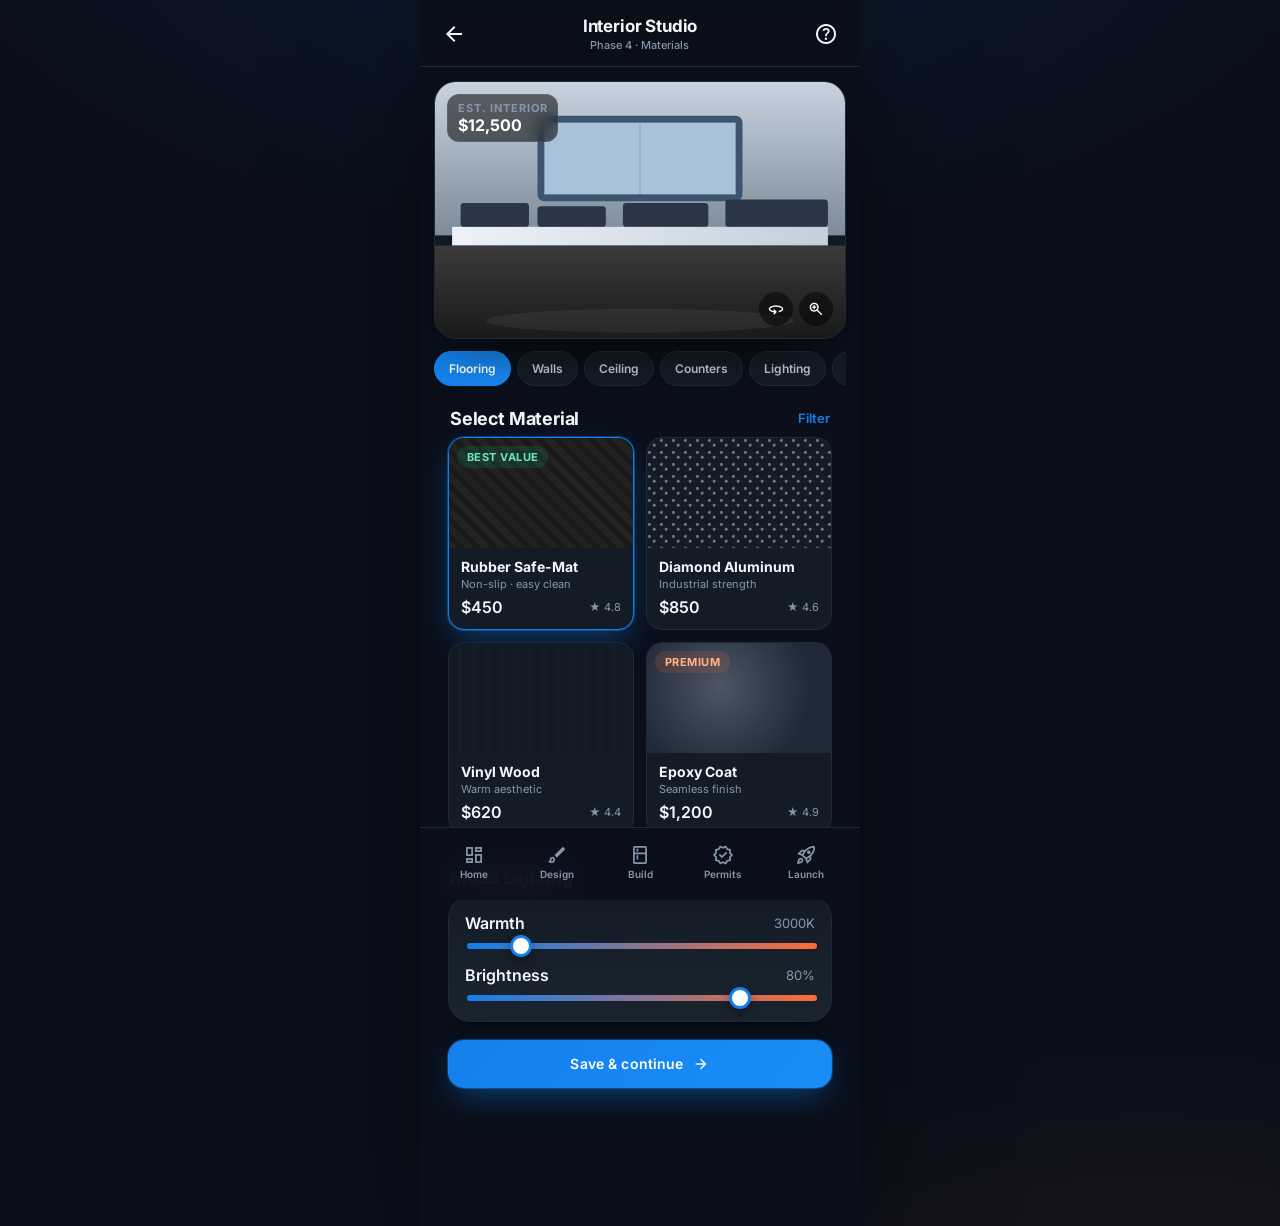
<file: pages/interior.html>
<!DOCTYPE html>
<html lang="en">
<head>
<meta charset="UTF-8" />
<meta name="viewport" content="width=device-width, initial-scale=1, viewport-fit=cover" />
<meta name="description" content="Choose flooring, walls, and counters with mood lighting controls for your food truck interior." />
<meta name="theme-color" content="#0a0f1a" />
<link rel="icon" type="image/svg+xml" href="../assets/favicon.svg" />
<title>Interior Studio — Food Truck Launchpad</title>
<link href="https://fonts.googleapis.com/css2?family=Inter:wght@400;500;600;700;800;900&display=swap" rel="stylesheet" />
<link href="https://fonts.googleapis.com/css2?family=Material+Symbols+Outlined:opsz,wght,FILL,GRAD@24,400,0,0" rel="stylesheet" />
<link rel="stylesheet" href="../assets/styles.css" />
<script src="../assets/app.js" defer></script>
<style>
  .preview {
    position:relative; border-radius:22px; overflow:hidden;
    background: linear-gradient(180deg,#0e1722,#131c26);
    border: 1px solid var(--border); aspect-ratio: 16/10;
    box-shadow: var(--shadow-lg);
  }
  .preview svg { width:100%; height:100%; display:block; }
  .material-grid { display:grid; grid-template-columns: 1fr 1fr; gap: 12px; padding: 0 14px; }
  .mat-card {
    border-radius: 16px; overflow:hidden; cursor:pointer;
    border: 1px solid var(--border); background: var(--surface);
    transition: transform .15s ease, border-color .15s ease;
  }
  .mat-card:hover { transform: translateY(-2px); border-color: var(--border-strong); }
  .mat-card[aria-pressed="true"] { border-color: var(--brand-primary); box-shadow: var(--glow-primary); }
  .mat-card .swatch-img { height: 110px; background-size: cover; background-position: center; position:relative; }
  .mat-card .body { padding: 10px 12px 12px; }
</style>
</head>
<body>
<div class="app-shell has-bottom-nav">

  <header class="appbar">
    <a href="../index.html" class="icon-btn"><span class="material-symbols-outlined">arrow_back</span></a>
    <div><h1>Interior Studio</h1><span class="sub">Phase 4 · Materials</span></div>
    <button class="icon-btn"><span class="material-symbols-outlined">help</span></button>
  </header>

  <main style="padding: 14px 14px 0;">

    <section class="preview">
      <svg viewBox="0 0 480 300" xmlns="http://www.w3.org/2000/svg" preserveAspectRatio="xMidYMid slice">
        <defs>
          <linearGradient id="floorG" x1="0" y1="0" x2="0" y2="1">
            <stop offset="0" stop-color="#3a3a3a"/>
            <stop offset="1" stop-color="#1a1a1a"/>
          </linearGradient>
          <linearGradient id="wallG" x1="0" y1="0" x2="0" y2="1">
            <stop offset="0" stop-color="#c8d3df"/>
            <stop offset="1" stop-color="#7c8b9a"/>
          </linearGradient>
          <linearGradient id="counterG" x1="0" y1="0" x2="1" y2="0">
            <stop offset="0" stop-color="#eef2f7"/>
            <stop offset="1" stop-color="#c4cfdb"/>
          </linearGradient>
        </defs>
        <rect x="0" y="0" width="480" height="180" fill="url(#wallG)"/>
        <rect x="120" y="40" width="240" height="100" rx="8" fill="#3b556e"/>
        <rect x="128" y="48" width="224" height="84" fill="#cfe6ff" opacity=".75"/>
        <line x1="240" y1="48" x2="240" y2="132" stroke="rgba(0,0,0,.2)"/>
        <rect x="20" y="170" width="440" height="22" fill="url(#counterG)"/>
        <rect x="30"  y="142" width="80"  height="28" rx="4" fill="#2a3645"/>
        <rect x="120" y="146" width="80"  height="24" rx="4" fill="#2a3645"/>
        <rect x="220" y="142" width="100" height="28" rx="4" fill="#2a3645"/>
        <rect x="340" y="138" width="120" height="32" rx="4" fill="#2a3645"/>
        <rect x="0" y="192" width="480" height="108" fill="url(#floorG)"/>
        <ellipse cx="240" cy="280" rx="180" ry="14" fill="white" opacity=".06"/>
      </svg>
      <div style="position:absolute;top:12px;left:12px;background:rgba(0,0,0,.55);backdrop-filter:blur(8px);padding:6px 10px;border-radius:12px;border:1px solid rgba(255,255,255,.08);">
        <div class="txt-xs muted" style="text-transform:uppercase;letter-spacing:.08em;font-weight:700;">Est. Interior</div>
        <div class="bold" style="font-size:16px;color:white;">$12,500</div>
      </div>
      <div style="position:absolute;bottom:12px;right:12px;display:flex;gap:6px;">
        <button class="icon-btn" style="background:rgba(0,0,0,.5);color:#fff;width:34px;height:34px;"><span class="material-symbols-outlined" style="font-size:18px">360</span></button>
        <button class="icon-btn" style="background:rgba(0,0,0,.5);color:#fff;width:34px;height:34px;"><span class="material-symbols-outlined" style="font-size:18px">zoom_in</span></button>
      </div>
    </section>

    <div class="tabs" style="padding: 12px 0 4px;" id="cat-tabs">
      <button aria-pressed="true">Flooring</button>
      <button aria-pressed="false">Walls</button>
      <button aria-pressed="false">Ceiling</button>
      <button aria-pressed="false">Counters</button>
      <button aria-pressed="false">Lighting</button>
      <button aria-pressed="false">Shelving</button>
    </div>

    <div class="section-title"><h2>Select Material</h2><a href="#" onclick="FTL.toast('Coming soon'); return false;">Filter</a></div>

    <div class="material-grid" style="padding-bottom: 14px;">
      <article class="mat-card" aria-pressed="true">
        <div class="swatch-img" style="background:repeating-linear-gradient(45deg,#222 0 6px,#1a1a1a 6px 12px);">
          <span class="pill pill-success" style="position:absolute;top:8px;left:8px;">Best Value</span>
        </div>
        <div class="body">
          <h4 style="margin:0;font-size:14px;font-weight:700;">Rubber Safe-Mat</h4>
          <p class="txt-xs muted" style="margin:2px 0 6px;">Non-slip · easy clean</p>
          <div class="row between"><span class="semi">$450</span><span class="txt-xs muted">★ 4.8</span></div>
        </div>
      </article>
      <article class="mat-card">
        <div class="swatch-img" style="background:linear-gradient(135deg,#a3a3a3,#6b6b6b);background-image:radial-gradient(circle at 20% 20%, rgba(255,255,255,.4) 1px, transparent 2px),radial-gradient(circle at 60% 60%, rgba(255,255,255,.4) 1px, transparent 2px);background-size:12px 12px;"></div>
        <div class="body">
          <h4 style="margin:0;font-size:14px;font-weight:700;">Diamond Aluminum</h4>
          <p class="txt-xs muted" style="margin:2px 0 6px;">Industrial strength</p>
          <div class="row between"><span class="semi">$850</span><span class="txt-xs muted">★ 4.6</span></div>
        </div>
      </article>
      <article class="mat-card">
        <div class="swatch-img" style="background:linear-gradient(90deg,#8b5a2b,#a0673a,#8b5a2b);background-image:repeating-linear-gradient(90deg,rgba(0,0,0,.1) 0 8px, transparent 8px 14px);"></div>
        <div class="body">
          <h4 style="margin:0;font-size:14px;font-weight:700;">Vinyl Wood</h4>
          <p class="txt-xs muted" style="margin:2px 0 6px;">Warm aesthetic</p>
          <div class="row between"><span class="semi">$620</span><span class="txt-xs muted">★ 4.4</span></div>
        </div>
      </article>
      <article class="mat-card">
        <div class="swatch-img" style="background:radial-gradient(circle at 40% 40%, #4b5563, #1f2937 70%);">
          <span class="pill pill-accent" style="position:absolute;top:8px;left:8px;">Premium</span>
        </div>
        <div class="body">
          <h4 style="margin:0;font-size:14px;font-weight:700;">Epoxy Coat</h4>
          <p class="txt-xs muted" style="margin:2px 0 6px;">Seamless finish</p>
          <div class="row between"><span class="semi">$1,200</span><span class="txt-xs muted">★ 4.9</span></div>
        </div>
      </article>
    </div>

    <div class="section-title"><h2>Mood Lighting</h2></div>
    <div class="card card-tight" style="margin:0 14px;">
      <div class="row between"><span class="semi">Warmth</span><span class="muted txt-sm" id="warmth-val">3000K</span></div>
      <input type="range" min="2700" max="5000" value="3000" step="100" class="slider mt-2" id="warmth">
      <div class="row between mt-3"><span class="semi">Brightness</span><span class="muted txt-sm" id="bright-val">80%</span></div>
      <input type="range" min="0" max="100" value="80" class="slider mt-2" id="bright">
    </div>

    <div style="padding: 18px 14px;">
      <button class="btn btn-primary btn-block" id="save-btn">
        <span>Save & continue</span><span class="material-symbols-outlined" style="font-size:18px">arrow_forward</span>
      </button>
    </div>
    <div style="height:24px"></div>
  </main>

  <nav class="bottom-nav">
    <a href="../index.html"><span class="material-symbols-outlined">dashboard</span><span>Home</span></a>
    <a href="paint.html"><span class="material-symbols-outlined">brush</span><span>Design</span></a>
    <a href="equipment.html"><span class="material-symbols-outlined">kitchen</span><span>Build</span></a>
    <a href="permits.html"><span class="material-symbols-outlined">verified</span><span>Permits</span></a>
    <a href="launch.html"><span class="material-symbols-outlined">rocket_launch</span><span>Launch</span></a>
  </nav>
</div>

<script>
  document.getElementById('cat-tabs').addEventListener('click', e => {
    const b = e.target.closest('button'); if (!b) return;
    document.querySelectorAll('#cat-tabs button').forEach(x => x.setAttribute('aria-pressed', x===b?'true':'false'));
  });
  document.querySelectorAll('.mat-card').forEach(c => c.addEventListener('click', () => {
    document.querySelectorAll('.mat-card').forEach(x => x.setAttribute('aria-pressed','false'));
    c.setAttribute('aria-pressed','true');
  }));
  document.getElementById('warmth').addEventListener('input', e => document.getElementById('warmth-val').textContent = e.target.value + 'K');
  document.getElementById('bright').addEventListener('input', e => document.getElementById('bright-val').textContent = e.target.value + '%');
  document.getElementById('save-btn').addEventListener('click', () => {
    FTL.state.progress.interior = Math.min(100, (FTL.state.progress.interior||0) + 10);
    FTL.save();
    FTL.toast('Interior saved · +10% progress');
    setTimeout(() => location.href = '../index.html', 800);
  });
</script>
</body>
</html>
</file>
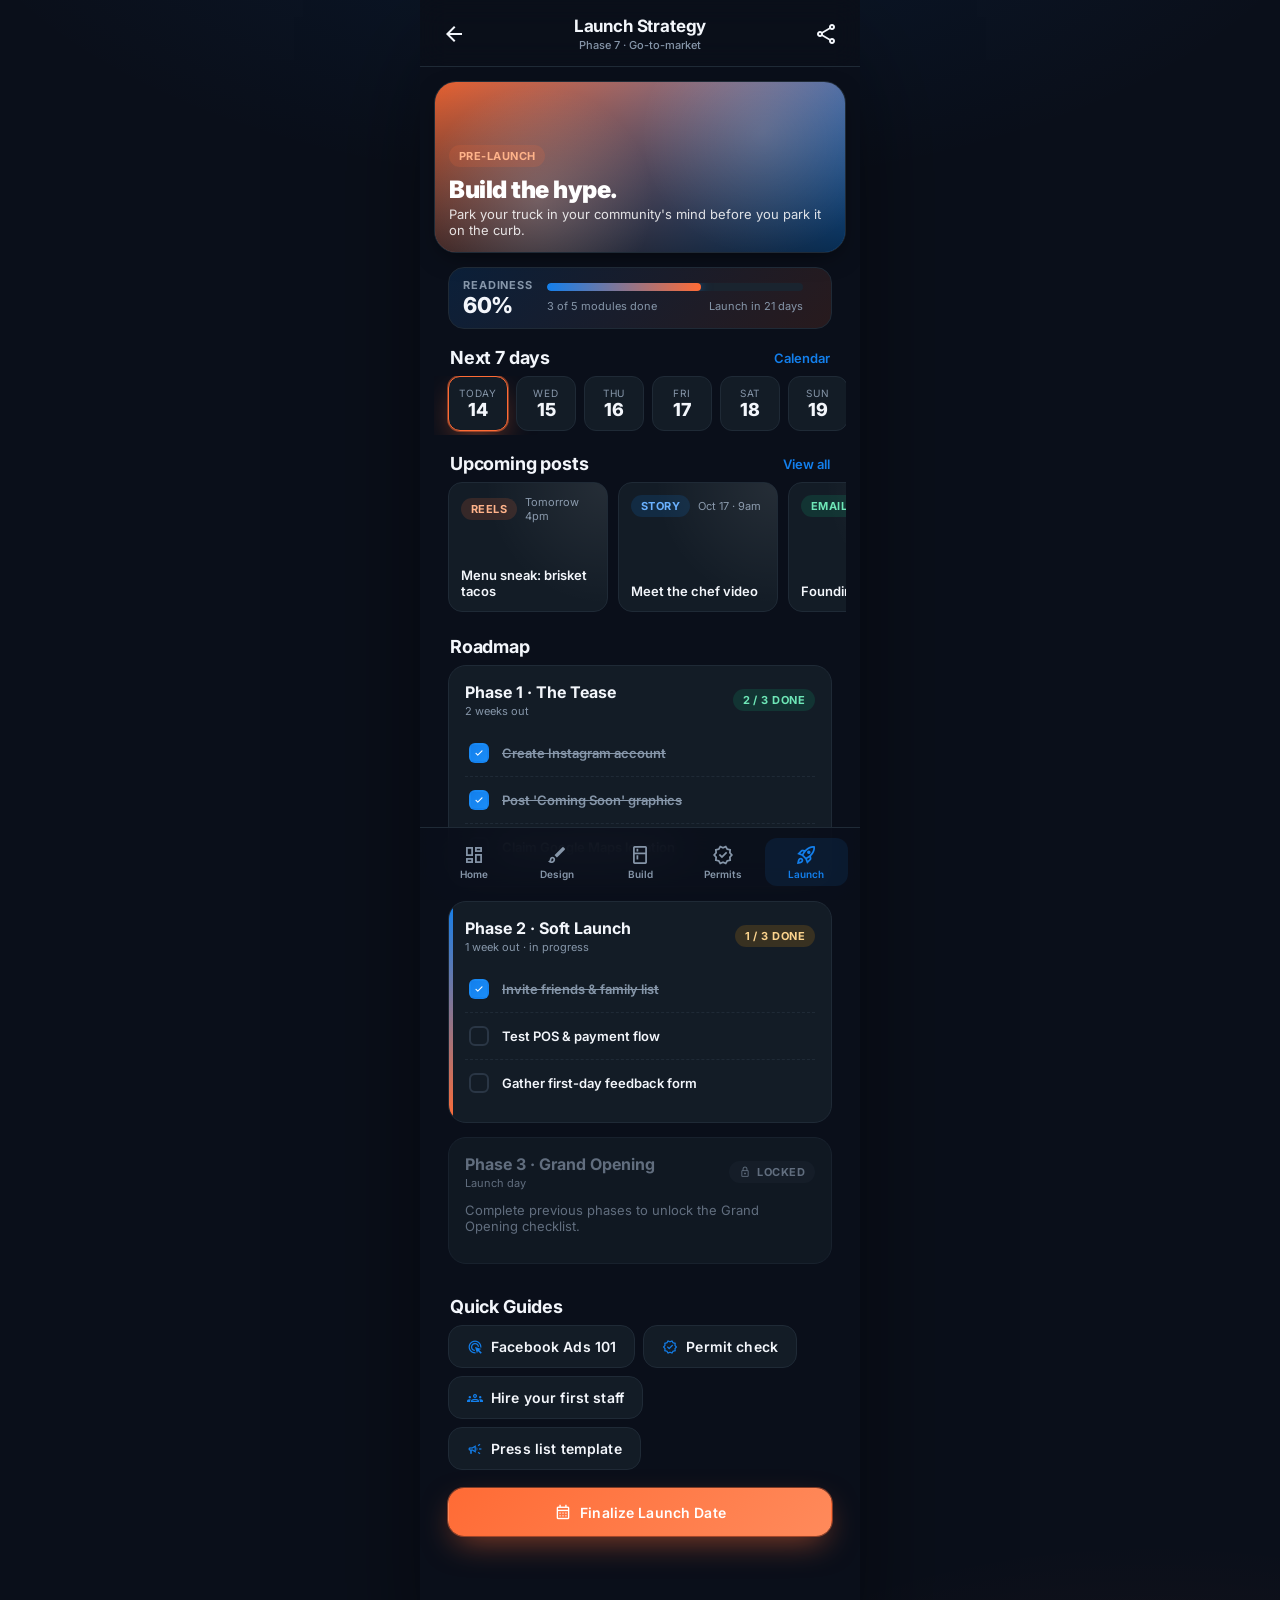
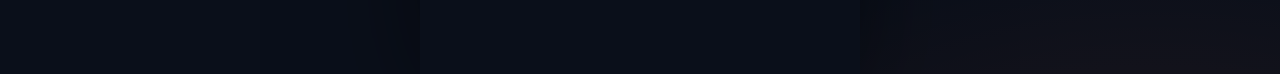
<file: pages/launch.html>
<!DOCTYPE html>
<html lang="en">
<head>
<meta charset="UTF-8" />
<meta name="viewport" content="width=device-width, initial-scale=1, viewport-fit=cover" />
<meta name="description" content="Three-phase food truck launch roadmap with a weekly calendar and social post scheduler." />
<meta name="theme-color" content="#0a0f1a" />
<link rel="icon" type="image/svg+xml" href="../assets/favicon.svg" />
<title>Launch Strategy — Food Truck Launchpad</title>
<link href="https://fonts.googleapis.com/css2?family=Inter:wght@400;500;600;700;800;900&display=swap" rel="stylesheet" />
<link href="https://fonts.googleapis.com/css2?family=Material+Symbols+Outlined:opsz,wght,FILL,GRAD@24,400,0,0" rel="stylesheet" />
<link rel="stylesheet" href="../assets/styles.css" />
<script src="../assets/app.js" defer></script>
<style>
  .phase {
    background:var(--surface); border:1px solid var(--border);
    border-radius:18px; padding:16px; position:relative; overflow:hidden;
    margin: 0 14px 14px;
  }
  .phase.active::before {
    content:''; position:absolute; left:0; top:0; bottom:0; width:4px;
    background: linear-gradient(180deg,var(--brand-primary),var(--brand-accent));
  }
  .phase.locked { opacity:.7; }
  .task { display:flex; align-items:center; gap:10px; padding:10px 0; border-bottom:1px dashed var(--border); }
  .task:last-child { border-bottom: none; }
  .task input[type=checkbox] {
    appearance:none; width:20px; height:20px; border-radius:6px;
    border:2px solid var(--border-strong); background:transparent; cursor:pointer;
    flex-shrink:0; position:relative; transition: background .15s ease;
  }
  .task input[type=checkbox]:checked {
    background: linear-gradient(135deg, var(--brand-primary), #1a8df8);
    border-color: transparent;
  }
  .task input[type=checkbox]:checked::after {
    content:'check'; font-family:'Material Symbols Outlined';
    position:absolute; inset:0; display:flex; align-items:center; justify-content:center;
    color:white; font-size:14px;
  }
  .task input:checked + span { text-decoration: line-through; color: var(--fg-muted); }
  .day-tile {
    flex-shrink:0; width:60px; padding:10px 6px;
    background:var(--surface); border:1px solid var(--border);
    border-radius:12px; text-align:center;
  }
  .day-tile.today { border-color: var(--brand-accent); box-shadow: var(--glow-accent); }
  .day-tile .day { font-size:10px; color:var(--fg-muted); text-transform:uppercase; letter-spacing:.08em; }
  .day-tile .num { font-size:18px; font-weight:800; }
  .post-card {
    flex-shrink:0; width:160px; padding:12px;
    background:var(--surface); border:1px solid var(--border);
    border-radius:14px; position:relative; overflow:hidden;
    height:130px; display:flex; flex-direction:column; justify-content:space-between;
  }
  .post-card .gloss {
    position:absolute; inset:0;
    background: radial-gradient(circle at 100% 0%, rgba(255,255,255,.08), transparent 60%);
    pointer-events:none;
  }
</style>
</head>
<body>
<div class="app-shell has-bottom-nav">

  <header class="appbar">
    <a href="../index.html" class="icon-btn"><span class="material-symbols-outlined">arrow_back</span></a>
    <div><h1>Launch Strategy</h1><span class="sub">Phase 7 · Go-to-market</span></div>
    <button class="icon-btn"><span class="material-symbols-outlined">share</span></button>
  </header>

  <main style="padding: 14px 14px 0;">

    <!-- Hero -->
    <section class="card" style="padding:0;overflow:hidden;">
      <div style="position:relative;height:170px;background:
          linear-gradient(180deg, rgba(0,0,0,.1), rgba(0,0,0,.65)),
          linear-gradient(135deg, #ff6b35 0%, #137fec 100%);">
        <div style="position:absolute;inset:0;
          background-image:
            radial-gradient(circle at 25% 70%, rgba(255,255,255,.18), transparent 35%),
            radial-gradient(circle at 80% 30%, rgba(255,255,255,.12), transparent 35%);">
        </div>
        <div style="position:absolute;bottom:14px;left:14px;right:14px;">
          <span class="pill pill-accent">Pre-launch</span>
          <h2 style="margin:8px 0 2px;font-size:24px;font-weight:900;color:white;letter-spacing:-.02em;">Build the hype.</h2>
          <p style="margin:0;color:rgba(255,255,255,.85);font-size:13px;">Park your truck in your community's mind before you park it on the curb.</p>
        </div>
      </div>
    </section>

    <!-- Score -->
    <section class="cost-strip" style="margin-top:14px;">
      <div>
        <div class="label">Readiness</div>
        <div class="value">60%</div>
      </div>
      <div style="flex:1;margin:0 14px;">
        <div class="bar bar-glow"><i style="width:60%"></i></div>
        <div class="row between mt-2">
          <span class="txt-xs muted">3 of 5 modules done</span>
          <span class="txt-xs muted">Launch in 21 days</span>
        </div>
      </div>
    </section>

    <!-- Calendar strip -->
    <div class="section-title"><h2>Next 7 days</h2><a href="#" onclick="FTL.toast('Coming soon'); return false;">Calendar</a></div>
    <div style="display:flex;gap:8px;overflow-x:auto;padding: 0 14px 4px;" class="no-scrollbar">
      <div class="day-tile today"><div class="day">Today</div><div class="num">14</div></div>
      <div class="day-tile"><div class="day">Wed</div><div class="num">15</div></div>
      <div class="day-tile"><div class="day">Thu</div><div class="num">16</div></div>
      <div class="day-tile"><div class="day">Fri</div><div class="num">17</div></div>
      <div class="day-tile"><div class="day">Sat</div><div class="num">18</div></div>
      <div class="day-tile"><div class="day">Sun</div><div class="num">19</div></div>
      <div class="day-tile"><div class="day">Mon</div><div class="num">20</div></div>
    </div>

    <!-- Posts scheduler -->
    <div class="section-title"><h2>Upcoming posts</h2><a href="#" onclick="FTL.toast('Coming soon'); return false;">View all</a></div>
    <div style="display:flex;gap:10px;overflow-x:auto;padding: 0 14px 6px;" class="no-scrollbar">
      <article class="post-card">
        <div class="gloss"></div>
        <div class="row gap-2"><span class="pill pill-accent">Reels</span><span class="txt-xs muted">Tomorrow 4pm</span></div>
        <div><div class="semi" style="font-size:13px;">Menu sneak: brisket tacos</div></div>
      </article>
      <article class="post-card">
        <div class="gloss"></div>
        <div class="row gap-2"><span class="pill pill-primary">Story</span><span class="txt-xs muted">Oct 17 · 9am</span></div>
        <div><div class="semi" style="font-size:13px;">Meet the chef video</div></div>
      </article>
      <article class="post-card">
        <div class="gloss"></div>
        <div class="row gap-2"><span class="pill pill-success">Email</span><span class="txt-xs muted">Oct 19 · 7am</span></div>
        <div><div class="semi" style="font-size:13px;">Founding-50 invite</div></div>
      </article>
      <article class="post-card" style="background:var(--surface-2);border-style:dashed;align-items:center;justify-content:center;">
        <div style="display:flex;flex-direction:column;align-items:center;gap:4px;color:var(--fg-muted);">
          <span class="material-symbols-outlined">add</span>
          <span class="txt-xs semi">New post</span>
        </div>
      </article>
    </div>

    <!-- Phase 1 -->
    <div class="section-title"><h2>Roadmap</h2></div>
    <section class="phase">
      <div class="row between">
        <div>
          <h3 style="margin:0;font-size:16px;font-weight:700;">Phase 1 · The Tease</h3>
          <p class="muted txt-xs" style="margin:2px 0 0;">2 weeks out</p>
        </div>
        <span class="pill pill-success">2 / 3 done</span>
      </div>
      <div class="mt-3">
        <label class="task"><input type="checkbox" checked><span class="semi txt-sm">Create Instagram account</span></label>
        <label class="task"><input type="checkbox" checked><span class="semi txt-sm">Post 'Coming Soon' graphics</span></label>
        <label class="task"><input type="checkbox"><span class="semi txt-sm">Claim Google Maps location</span></label>
      </div>
    </section>

    <section class="phase active">
      <div class="row between">
        <div>
          <h3 style="margin:0;font-size:16px;font-weight:700;">Phase 2 · Soft Launch</h3>
          <p class="muted txt-xs" style="margin:2px 0 0;">1 week out · in progress</p>
        </div>
        <span class="pill pill-warn">1 / 3 done</span>
      </div>
      <div class="mt-3">
        <label class="task"><input type="checkbox" checked><span class="semi txt-sm">Invite friends &amp; family list</span></label>
        <label class="task"><input type="checkbox"><span class="semi txt-sm">Test POS &amp; payment flow</span></label>
        <label class="task"><input type="checkbox"><span class="semi txt-sm">Gather first-day feedback form</span></label>
      </div>
    </section>

    <section class="phase locked">
      <div class="row between">
        <div>
          <h3 style="margin:0;font-size:16px;font-weight:700;color:var(--fg-muted);">Phase 3 · Grand Opening</h3>
          <p class="muted txt-xs" style="margin:2px 0 0;">Launch day</p>
        </div>
        <span class="pill pill-muted"><span class="material-symbols-outlined" style="font-size:12px">lock</span>Locked</span>
      </div>
      <p class="muted txt-sm mt-3">Complete previous phases to unlock the Grand Opening checklist.</p>
    </section>

    <!-- Quick guides -->
    <div class="section-title"><h2>Quick Guides</h2></div>
    <div style="display:flex;gap:8px;flex-wrap:wrap;padding: 0 14px;">
      <a class="btn btn-ghost" href="#" onclick="FTL.toast('Coming soon'); return false;"><span class="material-symbols-outlined" style="font-size:16px;color:var(--brand-primary)">ads_click</span>Facebook Ads 101</a>
      <a class="btn btn-ghost" href="regulations.html"><span class="material-symbols-outlined" style="font-size:16px;color:var(--brand-primary)">verified</span>Permit check</a>
      <a class="btn btn-ghost" href="#" onclick="FTL.toast('Coming soon'); return false;"><span class="material-symbols-outlined" style="font-size:16px;color:var(--brand-primary)">groups</span>Hire your first staff</a>
      <a class="btn btn-ghost" href="#" onclick="FTL.toast('Coming soon'); return false;"><span class="material-symbols-outlined" style="font-size:16px;color:var(--brand-primary)">campaign</span>Press list template</a>
    </div>

    <div style="padding:18px 14px;">
      <button class="btn btn-accent btn-block" onclick="FTL.toast('Launch date locked in')">
        <span class="material-symbols-outlined" style="font-size:18px">calendar_month</span>
        Finalize Launch Date
      </button>
    </div>

    <div style="height:24px"></div>
  </main>

  <nav class="bottom-nav">
    <a href="../index.html"><span class="material-symbols-outlined">dashboard</span><span>Home</span></a>
    <a href="paint.html"><span class="material-symbols-outlined">brush</span><span>Design</span></a>
    <a href="equipment.html"><span class="material-symbols-outlined">kitchen</span><span>Build</span></a>
    <a href="permits.html"><span class="material-symbols-outlined">verified</span><span>Permits</span></a>
    <a href="launch.html"><span class="material-symbols-outlined">rocket_launch</span><span>Launch</span></a>
  </nav>
</div>
</body>
</html>
</file>
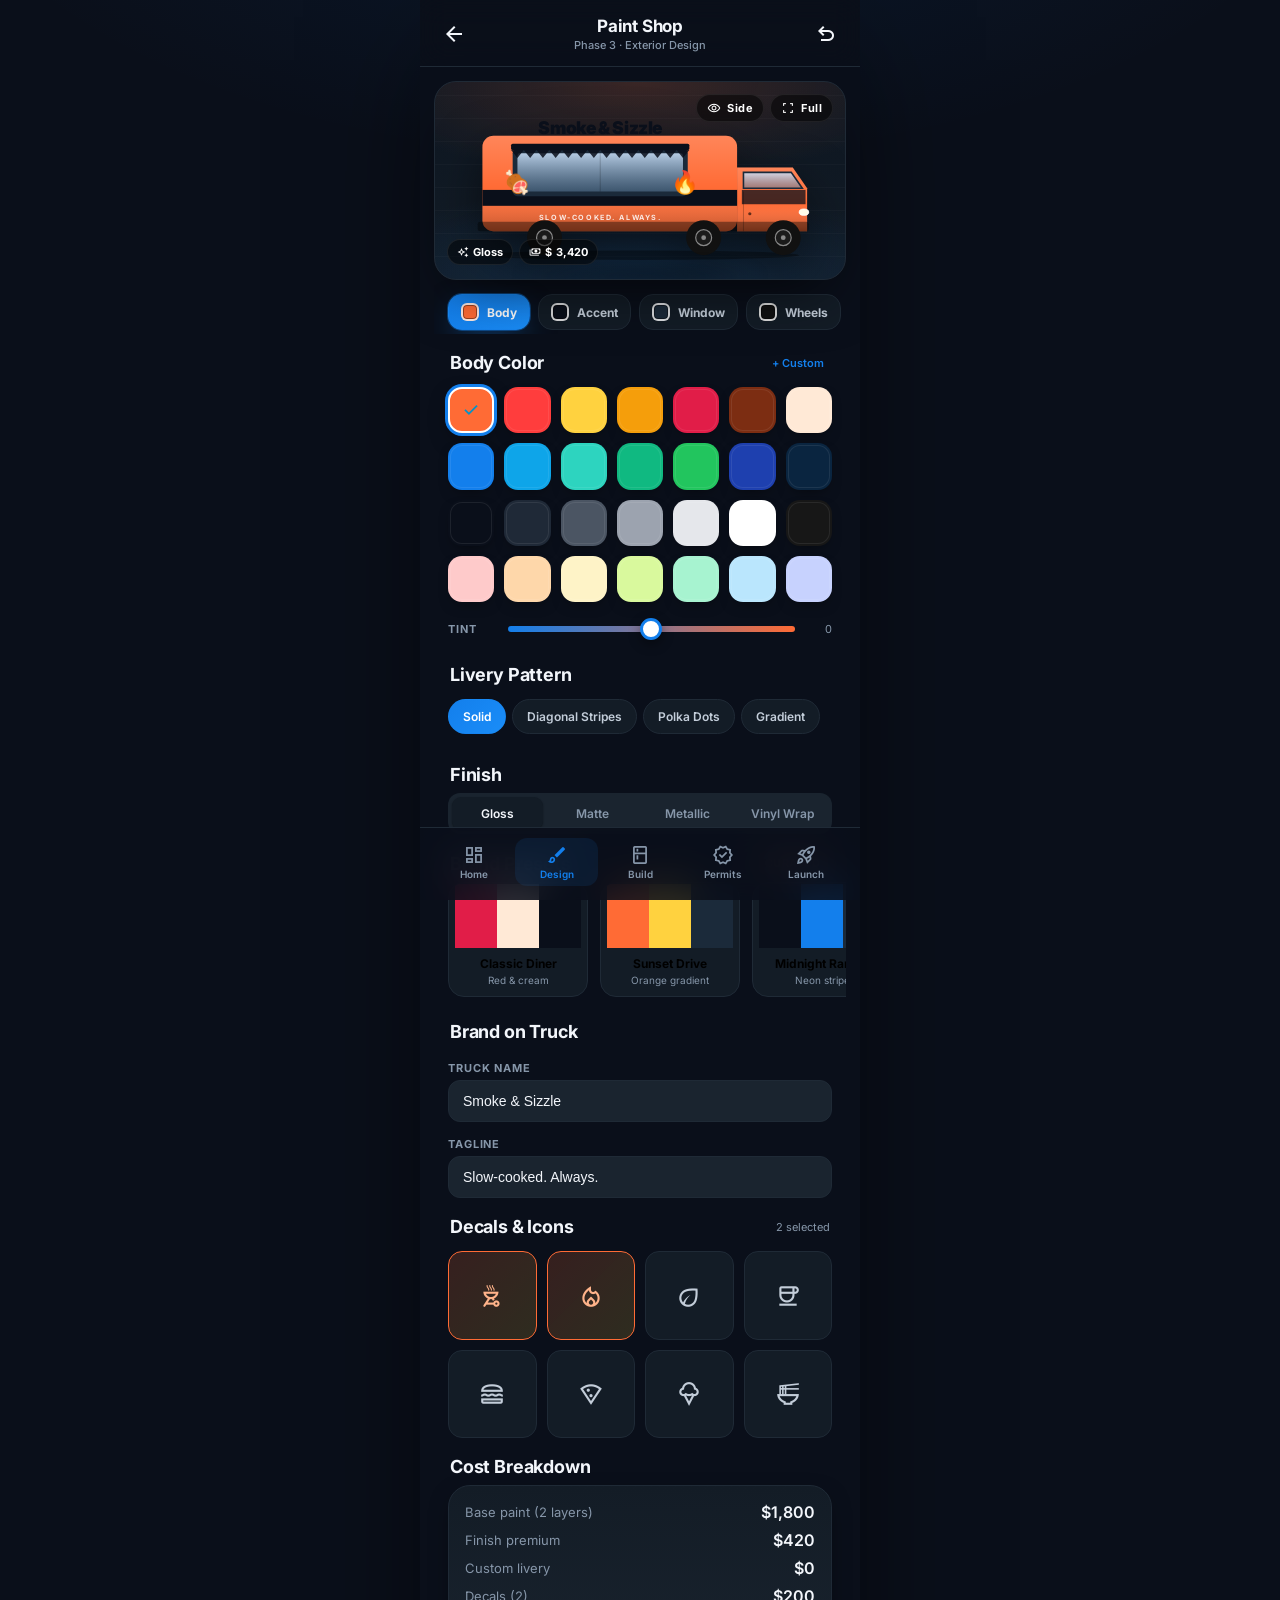
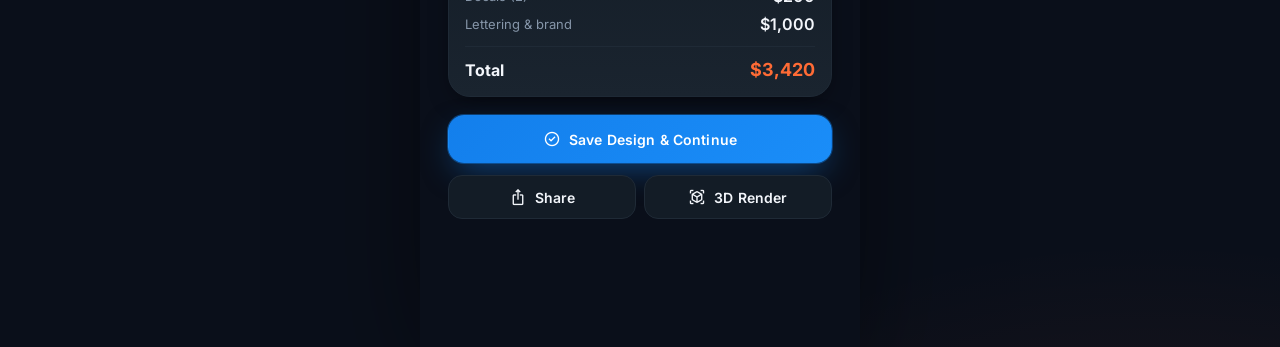
<file: pages/paint.html>
<!DOCTYPE html>
<html lang="en">
<head>
<meta charset="UTF-8" />
<meta name="viewport" content="width=device-width, initial-scale=1, viewport-fit=cover" />
<meta name="description" content="Interactive paint shop — live truck preview, color palettes, livery patterns, finishes, decals, and a real-time cost breakdown." />
<meta name="theme-color" content="#0a0f1a" />
<link rel="icon" type="image/svg+xml" href="../assets/favicon.svg" />
<title>Paint Shop — Food Truck Launchpad</title>
<link rel="preconnect" href="https://fonts.googleapis.com" />
<link rel="preconnect" href="https://fonts.gstatic.com" crossorigin />
<link href="https://fonts.googleapis.com/css2?family=Inter:wght@400;500;600;700;800;900&display=swap" rel="stylesheet" />
<link href="https://fonts.googleapis.com/css2?family=Material+Symbols+Outlined:opsz,wght,FILL,GRAD@24,400,0,0" rel="stylesheet" />
<link rel="stylesheet" href="../assets/styles.css" />
<script src="../assets/app.js" defer></script>
<style>
  .stage {
    position: relative;
    border-radius: 22px;
    background:
      radial-gradient(120% 80% at 50% 0%, rgba(255,107,53,.18), transparent 60%),
      radial-gradient(120% 80% at 50% 100%, rgba(19,127,236,.18), transparent 60%),
      linear-gradient(180deg, #0e1722 0%, #131c26 100%);
    border: 1px solid var(--border);
    box-shadow: var(--shadow-lg);
    overflow: hidden;
    padding: 14px 14px 8px;
  }
  .stage::before {
    content:''; position:absolute; inset:0;
    background: repeating-linear-gradient(0deg, transparent 0 22px, rgba(255,255,255,.025) 22px 23px);
    pointer-events: none;
  }
  .stage::after {
    content:''; position:absolute; left:6%; right:6%; bottom:-12px; height:30px;
    background: radial-gradient(50% 50% at 50% 50%, rgba(0,0,0,.6), transparent 70%);
    filter: blur(8px); border-radius:50%; pointer-events:none;
  }
  .preview-controls { display:flex; gap:6px; position:absolute; top:12px; right:12px; z-index:2; }
  .ctrl-pill {
    display:inline-flex; align-items:center; gap:6px;
    padding:6px 10px; border-radius:999px;
    background: rgba(0,0,0,.5); backdrop-filter: blur(8px);
    color:#fff; font-size:11px; font-weight:700; letter-spacing:.04em;
    border:1px solid rgba(255,255,255,.08);
  }
  .ctrl-pill .material-symbols-outlined{font-size:14px}
  .finish-strip {
    position:absolute; left:12px; bottom:14px; z-index:2;
    display:flex; gap:6px; align-items:center;
  }
  .chip-mini {
    background: rgba(0,0,0,.5); color:#fff;
    border-radius:999px; padding:5px 9px;
    font-size:11px; font-weight:700;
    border:1px solid rgba(255,255,255,.08);
    display:inline-flex; align-items:center; gap:4px;
  }
  .chip-mini .material-symbols-outlined{font-size:12px}
  .layer-row { display:flex; gap:8px; padding:14px 14px 4px; overflow-x:auto; }
  .layer-chip {
    flex-shrink:0; display:flex; align-items:center; gap:8px;
    padding:8px 12px; border-radius:14px;
    background: var(--surface); color:var(--fg-soft);
    border:1px solid var(--border);
    font-size:12px; font-weight:700;
  }
  .layer-chip .dot {
    width:18px;height:18px;border-radius:6px;
    border:2px solid rgba(255,255,255,.85);
    box-shadow: inset 0 0 0 1px rgba(0,0,0,.4);
  }
  .layer-chip[aria-pressed="true"] {
    background: linear-gradient(135deg,var(--brand-primary),#1a8df8);
    color:white; border-color:transparent;
    box-shadow: var(--glow-primary);
  }
  .palette { display:grid; grid-template-columns:repeat(7, 1fr); gap:10px; padding: 6px 14px 4px; }
  .palette .swatch { width: 100%; aspect-ratio: 1/1; height: auto; }
  .preset {
    flex-shrink:0; width:140px; border-radius:16px; overflow:hidden;
    border:1px solid var(--border); background:var(--surface);
    cursor:pointer; transition:transform .15s ease, border-color .15s ease;
  }
  .preset:hover { transform: translateY(-2px); border-color: var(--border-strong); }
  .preset[aria-pressed="true"] { border-color: var(--brand-accent); box-shadow: var(--glow-accent); }
  .preset .swatchbar { display:flex; height:64px; }
  .preset .swatchbar > div { flex:1; }
  .preset .meta { padding:8px 10px; }
  .preset .meta h5 { margin:0; font-size:12px; font-weight:700; }
  .preset .meta span { font-size:10px; color:var(--fg-muted); }
  .decals { display:grid; grid-template-columns:repeat(4,1fr); gap:10px; padding: 6px 14px 0; }
  .decal {
    aspect-ratio:1/1; border-radius:14px;
    display:flex; align-items:center; justify-content:center;
    background:var(--surface); border:1px solid var(--border);
    color:var(--fg-soft); transition:all .15s ease;
  }
  .decal[aria-pressed="true"] {
    background: linear-gradient(135deg, rgba(255,107,53,.18), rgba(255,210,63,.15));
    border-color: var(--brand-accent); color: var(--brand-accent-soft);
  }
  .decal .material-symbols-outlined { font-size: 26px; }
  .brand-block { padding: 6px 14px 0; display:flex; flex-direction:column; gap:10px; }
  .brand-block label { font-size:11px; color:var(--fg-muted); text-transform:uppercase; letter-spacing:.08em; font-weight:700; }
  .slider-row { display:flex; align-items:center; gap:10px; padding:10px 14px; }
  .slider-row .label { width:64px; font-size:11px; color:var(--fg-muted); text-transform:uppercase; letter-spacing:.08em; font-weight:700; }
</style>
</head>
<body>
<div class="app-shell has-bottom-nav">

  <header class="appbar">
    <a href="../index.html" class="icon-btn" aria-label="Back"><span class="material-symbols-outlined">arrow_back</span></a>
    <div>
      <h1>Paint Shop</h1>
      <span class="sub">Phase 3 · Exterior Design</span>
    </div>
    <button class="icon-btn" aria-label="Undo" id="undo-btn"><span class="material-symbols-outlined">undo</span></button>
  </header>

  <main style="padding:14px 14px 0;">

    <section class="stage">
      <div class="preview-controls">
        <span class="ctrl-pill"><span class="material-symbols-outlined">visibility</span>Side</span>
        <button class="ctrl-pill" id="zoom-btn"><span class="material-symbols-outlined">fullscreen</span>Full</button>
      </div>

      <div id="truck-wrap" class="truck-glow" style="--body:#FF6B35;--accent:#0A0F1A;--win:#1B2A3A;--wheel:#111;">
        <svg id="truck" viewBox="0 0 480 220" xmlns="http://www.w3.org/2000/svg" style="width:100%;height:auto;display:block;">
          <defs>
            <linearGradient id="bodyGrad" x1="0" y1="0" x2="0" y2="1">
              <stop offset="0%" stop-color="white" stop-opacity=".18"/>
              <stop offset="55%" stop-color="white" stop-opacity="0"/>
              <stop offset="100%" stop-color="black" stop-opacity=".25"/>
            </linearGradient>
            <linearGradient id="glassGrad" x1="0" y1="0" x2="0" y2="1">
              <stop offset="0%" stop-color="#cfe6ff" stop-opacity=".85"/>
              <stop offset="100%" stop-color="#5b7c9b" stop-opacity=".55"/>
            </linearGradient>
            <pattern id="stripes" patternUnits="userSpaceOnUse" width="14" height="14" patternTransform="rotate(45)">
              <rect width="14" height="14" fill="transparent"/>
              <rect width="7" height="14" fill="rgba(255,255,255,.18)"/>
            </pattern>
            <pattern id="dots" patternUnits="userSpaceOnUse" width="14" height="14">
              <circle cx="7" cy="7" r="2" fill="rgba(255,255,255,.25)"/>
            </pattern>
            <linearGradient id="gradientFill" x1="0" y1="0" x2="1" y2="0">
              <stop offset="0%" stop-color="#ff6b35"/>
              <stop offset="100%" stop-color="#ffd23f"/>
            </linearGradient>
          </defs>

          <ellipse cx="240" cy="200" rx="200" ry="6" fill="black" opacity=".35"/>

          <g id="body-group">
            <rect id="body-fill" x="42" y="50" width="320" height="120" rx="14" fill="var(--body)"/>
            <path id="cab-fill" d="M 362 90 L 362 170 L 450 170 L 450 116 L 432 90 Z" fill="var(--body)"/>
            <rect x="42" y="50" width="320" height="120" rx="14" fill="url(#bodyGrad)" pointer-events="none"/>
            <path d="M 362 90 L 362 170 L 450 170 L 450 116 L 432 90 Z" fill="url(#bodyGrad)" pointer-events="none"/>
          </g>

          <g id="pattern-layer" style="display:none">
            <rect x="42" y="50" width="320" height="120" rx="14" fill="url(#stripes)" pointer-events="none"/>
          </g>

          <g id="accent-group">
            <rect id="accent-fill" x="42" y="118" width="320" height="20" fill="var(--accent)"/>
          </g>

          <g id="window-group">
            <rect id="window-frame" x="80" y="66" width="220" height="60" rx="6" fill="var(--win)"/>
            <rect x="86" y="72" width="208" height="48" rx="3" fill="url(#glassGrad)"/>
            <line x1="190" y1="72" x2="190" y2="120" stroke="rgba(0,0,0,.25)" stroke-width="1"/>
            <rect x="78" y="60" width="224" height="8" rx="2" fill="var(--accent)"/>
            <path d="M 78 68 L 86 78 L 94 68 L 102 78 L 110 68 L 118 78 L 126 68 L 134 78 L 142 68 L 150 78 L 158 68 L 166 78 L 174 68 L 182 78 L 190 68 L 198 78 L 206 68 L 214 78 L 222 68 L 230 78 L 238 68 L 246 78 L 254 68 L 262 78 L 270 68 L 278 78 L 286 68 L 294 78 L 302 68 Z" fill="var(--accent)" opacity=".85"/>
          </g>

          <path d="M 370 96 L 430 96 L 444 116 L 370 116 Z" fill="url(#glassGrad)" stroke="var(--win)" stroke-width="2"/>
          <rect x="368" y="118" width="80" height="18" fill="var(--accent)" opacity=".75"/>

          <line x1="370" y1="120" x2="370" y2="170" stroke="rgba(0,0,0,.3)" stroke-width="1"/>
          <circle cx="378" cy="148" r="2" fill="rgba(0,0,0,.6)"/>

          <ellipse cx="446" cy="146" rx="6" ry="4" fill="#fffbe8" stroke="#fff" stroke-width="1"/>

          <rect x="36" y="158" width="416" height="12" rx="3" fill="rgba(0,0,0,.4)"/>

          <text id="brand-text" x="190" y="48" text-anchor="middle"
                font-family="Inter, sans-serif" font-weight="900" font-size="22"
                fill="var(--accent)" letter-spacing="-.5">Smoke &amp; Sizzle</text>
          <text id="tagline-text" x="190" y="156" text-anchor="middle"
                font-family="Inter, sans-serif" font-weight="700" font-size="9"
                fill="rgba(255,255,255,.85)" letter-spacing="2">SLOW-COOKED · ALWAYS</text>

          <g id="decal-layer"></g>

          <g id="wheels">
            <circle cx="120" cy="178" r="22" fill="var(--wheel)"/>
            <circle cx="120" cy="178" r="10" fill="#1a1a1a" stroke="#888" stroke-width="1.5"/>
            <circle cx="120" cy="178" r="3" fill="#888"/>
            <circle cx="320" cy="178" r="22" fill="var(--wheel)"/>
            <circle cx="320" cy="178" r="10" fill="#1a1a1a" stroke="#888" stroke-width="1.5"/>
            <circle cx="320" cy="178" r="3" fill="#888"/>
            <circle cx="420" cy="178" r="22" fill="var(--wheel)"/>
            <circle cx="420" cy="178" r="10" fill="#1a1a1a" stroke="#888" stroke-width="1.5"/>
            <circle cx="420" cy="178" r="3" fill="#888"/>
          </g>
        </svg>
      </div>

      <div class="finish-strip">
        <span class="chip-mini"><span class="material-symbols-outlined">auto_awesome</span><span id="finish-label">Gloss</span></span>
        <span class="chip-mini"><span class="material-symbols-outlined">payments</span>$<span id="paint-cost">3,420</span></span>
      </div>
    </section>

    <div class="layer-row no-scrollbar" role="tablist" aria-label="Paint layer">
      <button class="layer-chip" aria-pressed="true" data-layer="body">
        <span class="dot" id="dot-body" style="background:#FF6B35"></span>Body
      </button>
      <button class="layer-chip" aria-pressed="false" data-layer="accent">
        <span class="dot" id="dot-accent" style="background:#0A0F1A"></span>Accent
      </button>
      <button class="layer-chip" aria-pressed="false" data-layer="win">
        <span class="dot" id="dot-win" style="background:#1B2A3A"></span>Window
      </button>
      <button class="layer-chip" aria-pressed="false" data-layer="wheel">
        <span class="dot" id="dot-wheel" style="background:#111"></span>Wheels
      </button>
    </div>

    <div class="section-title">
      <h2 id="palette-title">Body Color</h2>
      <button class="txt-xs semi" style="background:transparent;border:none;color:var(--brand-primary);" id="hex-btn">+ Custom</button>
    </div>
    <input type="color" id="hex-picker" value="#FF6B35" style="position:absolute;opacity:0;pointer-events:none;width:0;height:0;" aria-hidden="true">

    <div class="palette" id="palette"></div>

    <div class="slider-row" style="margin-top:6px;">
      <span class="label">Tint</span>
      <input type="range" min="-30" max="30" value="0" id="tint" class="slider">
      <span class="txt-xs muted" id="tint-val" style="width:34px;text-align:right;">0</span>
    </div>

    <div class="section-title"><h2>Livery Pattern</h2></div>
    <div class="tabs" id="pattern-tabs" role="tablist">
      <button aria-pressed="true" data-pattern="solid">Solid</button>
      <button aria-pressed="false" data-pattern="stripes">Diagonal Stripes</button>
      <button aria-pressed="false" data-pattern="dots">Polka Dots</button>
      <button aria-pressed="false" data-pattern="gradient">Gradient</button>
    </div>

    <div class="section-title"><h2>Finish</h2></div>
    <div style="padding: 0 14px;">
      <div class="seg" id="finish-seg">
        <button aria-pressed="true"  data-finish="gloss">Gloss</button>
        <button aria-pressed="false" data-finish="matte">Matte</button>
        <button aria-pressed="false" data-finish="metallic">Metallic</button>
        <button aria-pressed="false" data-finish="wrap">Vinyl Wrap</button>
      </div>
    </div>

    <div class="section-title">
      <h2>Brand Presets</h2>
      <span class="pill pill-accent">curated</span>
    </div>
    <div style="display:flex; gap:12px; overflow-x:auto; padding: 0 14px 6px;" class="no-scrollbar" id="presets"></div>

    <div class="section-title"><h2>Brand on Truck</h2></div>
    <div class="brand-block">
      <div>
        <label for="brand-name">Truck Name</label>
        <input class="input mt-1" id="brand-name" value="Smoke &amp; Sizzle" maxlength="20"/>
      </div>
      <div>
        <label for="tagline">Tagline</label>
        <input class="input mt-1" id="tagline" value="SLOW-COOKED · ALWAYS" maxlength="32"/>
      </div>
    </div>

    <div class="section-title">
      <h2>Decals & Icons</h2>
      <span class="txt-xs muted" id="decal-count">2 selected</span>
    </div>
    <div class="decals" id="decals">
      <button class="decal" data-decal="bbq"    aria-pressed="true"><span class="material-symbols-outlined">outdoor_grill</span></button>
      <button class="decal" data-decal="flame"  aria-pressed="true"><span class="material-symbols-outlined">local_fire_department</span></button>
      <button class="decal" data-decal="leaf"   aria-pressed="false"><span class="material-symbols-outlined">eco</span></button>
      <button class="decal" data-decal="coffee" aria-pressed="false"><span class="material-symbols-outlined">coffee</span></button>
      <button class="decal" data-decal="taco"   aria-pressed="false"><span class="material-symbols-outlined">lunch_dining</span></button>
      <button class="decal" data-decal="pizza"  aria-pressed="false"><span class="material-symbols-outlined">local_pizza</span></button>
      <button class="decal" data-decal="ice"    aria-pressed="false"><span class="material-symbols-outlined">icecream</span></button>
      <button class="decal" data-decal="ramen"  aria-pressed="false"><span class="material-symbols-outlined">ramen_dining</span></button>
    </div>

    <div class="section-title"><h2>Cost Breakdown</h2></div>
    <div class="card card-tight" style="margin: 0 14px;">
      <div class="row between"><span class="muted txt-sm">Base paint (2 layers)</span><span class="semi" id="line-base">$1,800</span></div>
      <div class="row between mt-2"><span class="muted txt-sm">Finish premium</span><span class="semi" id="line-finish">$420</span></div>
      <div class="row between mt-2"><span class="muted txt-sm">Custom livery</span><span class="semi" id="line-livery">$0</span></div>
      <div class="row between mt-2"><span class="muted txt-sm">Decals (<span id="line-decal-count">2</span>)</span><span class="semi" id="line-decal">$200</span></div>
      <div class="row between mt-2"><span class="muted txt-sm">Lettering &amp; brand</span><span class="semi">$1,000</span></div>
      <div style="height:1px;background:var(--border);margin:12px 0;"></div>
      <div class="row between">
        <span class="bold">Total</span>
        <span class="bold" id="line-total" style="font-size:18px;color:var(--brand-accent);">$3,420</span>
      </div>
    </div>

    <div style="padding: 18px 14px 8px;">
      <button class="btn btn-primary btn-block" id="save-btn">
        <span class="material-symbols-outlined" style="font-size:18px">check_circle</span>
        Save Design & Continue
      </button>
      <div class="row gap-2 mt-3">
        <button class="btn btn-ghost" style="flex:1;" id="share-btn">
          <span class="material-symbols-outlined" style="font-size:18px">ios_share</span>
          Share
        </button>
        <button class="btn btn-ghost" style="flex:1;" id="render-btn">
          <span class="material-symbols-outlined" style="font-size:18px">view_in_ar</span>
          3D Render
        </button>
      </div>
    </div>

    <div style="height: 24px;"></div>
  </main>

  <nav class="bottom-nav">
    <a href="../index.html"><span class="material-symbols-outlined">dashboard</span><span>Home</span></a>
    <a href="paint.html"><span class="material-symbols-outlined">brush</span><span>Design</span></a>
    <a href="equipment.html"><span class="material-symbols-outlined">kitchen</span><span>Build</span></a>
    <a href="permits.html"><span class="material-symbols-outlined">verified</span><span>Permits</span></a>
    <a href="launch.html"><span class="material-symbols-outlined">rocket_launch</span><span>Launch</span></a>
  </nav>
</div>

<script>
  document.addEventListener('DOMContentLoaded', () => {
  const palette = [
    '#FF6B35','#FF3D3D','#FFD23F','#F59E0B','#E11D48','#7C2D12','#FFE9D6',
    '#137FEC','#0EA5E9','#2DD4BF','#10B981','#22C55E','#1E40AF','#0A2540',
    '#0A0F1A','#1F2937','#4B5563','#9CA3AF','#E5E7EB','#FFFFFF','#171717',
    '#FECACA','#FED7AA','#FEF3C7','#D9F99D','#A7F3D0','#BAE6FD','#C7D2FE'
  ];

  const presets = [
    { id:'classic',  name:'Classic Diner',  tag:'Red & cream',     body:'#E11D48', accent:'#FFE9D6', win:'#0A0F1A', wheel:'#111' },
    { id:'sunset',   name:'Sunset Drive',   tag:'Orange gradient', body:'#FF6B35', accent:'#FFD23F', win:'#1B2A3A', wheel:'#111' },
    { id:'midnight', name:'Midnight Ramen', tag:'Neon stripe',     body:'#0A0F1A', accent:'#137FEC', win:'#1B2A3A', wheel:'#0A0F1A' },
    { id:'forest',   name:'Forest Bowl',    tag:'Botanical',       body:'#065F46', accent:'#FFD23F', win:'#0A0F1A', wheel:'#111' },
    { id:'cream',    name:'Soft Bakery',    tag:'Cream & sage',    body:'#FEF3C7', accent:'#65A30D', win:'#0A0F1A', wheel:'#1F2937' },
    { id:'mono',     name:'Stealth',        tag:'Matte mono',      body:'#1F2937', accent:'#9CA3AF', win:'#0A0F1A', wheel:'#0A0F1A' }
  ];

  const layerLabels = { body:'Body Color', accent:'Accent Color', win:'Window Frame', wheel:'Wheel Color' };
  const state = FTL.state.paint;
  let activeLayer = 'body';
  const history = [];

  const wrap   = document.getElementById('truck-wrap');
  const brandText = document.getElementById('brand-text');
  const tagText   = document.getElementById('tagline-text');
  const bodyRect = document.getElementById('body-fill');
  const cabPath  = document.getElementById('cab-fill');

  function pushHistory() { history.push(JSON.parse(JSON.stringify(state))); if (history.length > 30) history.shift(); }

  function applyAll() {
    wrap.style.setProperty('--body', state.body);
    wrap.style.setProperty('--accent', state.accent);
    wrap.style.setProperty('--win', state.windowFrame);
    wrap.style.setProperty('--wheel', state.wheels);
    document.getElementById('dot-body').style.background = state.body;
    document.getElementById('dot-accent').style.background = state.accent;
    document.getElementById('dot-win').style.background = state.windowFrame;
    document.getElementById('dot-wheel').style.background = state.wheels;
    brandText.textContent = state.brandName;
    tagText.textContent = (state.tagline || '').toUpperCase();
    applyPattern();
    applyFinish();
    renderDecals();
    recomputeCost();
  }

  function setLayerColor(hex) {
    pushHistory();
    if (activeLayer === 'body')   state.body = hex;
    if (activeLayer === 'accent') state.accent = hex;
    if (activeLayer === 'win')    state.windowFrame = hex;
    if (activeLayer === 'wheel')  state.wheels = hex;
    applyAll();
    renderPalette();
    FTL.save();
  }

  function setActiveLayer(layer) {
    activeLayer = layer;
    document.querySelectorAll('.layer-chip').forEach(c => c.setAttribute('aria-pressed', c.dataset.layer === layer ? 'true' : 'false'));
    document.getElementById('palette-title').textContent = layerLabels[layer];
    document.getElementById('hex-picker').value = currentLayerColor();
    renderPalette();
  }

  function currentLayerColor() {
    return ({ body:state.body, accent:state.accent, win:state.windowFrame, wheel:state.wheels })[activeLayer];
  }

  function renderPalette() {
    const grid = document.getElementById('palette');
    const cur = currentLayerColor().toUpperCase();
    grid.innerHTML = palette.map(c => `
      <button class="swatch" style="background:${c}" aria-pressed="${c.toUpperCase()===cur}" data-color="${c}" aria-label="${c}"></button>
    `).join('');
    grid.querySelectorAll('.swatch').forEach(b => b.addEventListener('click', () => setLayerColor(b.dataset.color)));
  }

  function renderPresets() {
    const c = document.getElementById('presets');
    c.innerHTML = presets.map(p => `
      <button class="preset" data-id="${p.id}" aria-pressed="false" aria-label="${p.name}">
        <div class="swatchbar">
          <div style="background:${p.body}"></div>
          <div style="background:${p.accent}"></div>
          <div style="background:${p.win}"></div>
        </div>
        <div class="meta">
          <h5>${p.name}</h5>
          <span>${p.tag}</span>
        </div>
      </button>
    `).join('');
    c.querySelectorAll('.preset').forEach(b => b.addEventListener('click', () => {
      const p = presets.find(x => x.id === b.dataset.id);
      pushHistory();
      state.body = p.body; state.accent = p.accent; state.windowFrame = p.win; state.wheels = p.wheel;
      applyAll();
      renderPalette();
      c.querySelectorAll('.preset').forEach(x => x.setAttribute('aria-pressed', x === b ? 'true' : 'false'));
      FTL.toast('Preset applied: ' + p.name);
      FTL.save();
    }));
  }

  function applyPattern() {
    const pl = document.getElementById('pattern-layer');
    const overlay = pl.querySelector('rect');
    if (state.pattern === 'solid') {
      pl.style.display = 'none';
      bodyRect.setAttribute('fill','var(--body)'); cabPath.setAttribute('fill','var(--body)');
      return;
    }
    if (state.pattern === 'gradient') {
      pl.style.display = 'none';
      bodyRect.setAttribute('fill', 'url(#gradientFill)');
      cabPath.setAttribute('fill','var(--body)');
      return;
    }
    bodyRect.setAttribute('fill','var(--body)'); cabPath.setAttribute('fill','var(--body)');
    pl.style.display = '';
    overlay.setAttribute('fill', state.pattern === 'stripes' ? 'url(#stripes)' : 'url(#dots)');
  }

  function applyFinish() {
    const svg = document.getElementById('truck');
    if (state.finish === 'matte')        svg.style.filter = 'saturate(.92) brightness(.92)';
    else if (state.finish === 'metallic')svg.style.filter = 'contrast(1.1) saturate(1.15)';
    else if (state.finish === 'wrap')    svg.style.filter = 'brightness(1.05)';
    else                                  svg.style.filter = 'none';
    document.getElementById('finish-label').textContent = state.finish[0].toUpperCase() + state.finish.slice(1);
  }

  function renderDecals() {
    const layer = document.getElementById('decal-layer');
    const iconMap = { bbq:'🍖', flame:'🔥', leaf:'🌿', coffee:'☕', taco:'🌮', pizza:'🍕', ice:'🍦', ramen:'🍜' };
    const selected = state.decals.slice(0, 2);
    let svg = '';
    selected.forEach((id, i) => {
      const x = i === 0 ? 86 : 296;
      svg += `<text x="${x}" y="118" text-anchor="middle" font-size="28">${iconMap[id] || '★'}</text>`;
    });
    layer.innerHTML = svg;
    document.getElementById('decal-count').textContent = state.decals.length + ' selected';
    document.getElementById('line-decal-count').textContent = state.decals.length;
  }

  function recomputeCost() {
    const base = 1800;
    const finishCost = { gloss: 420, matte: 580, metallic: 920, wrap: 1450 }[state.finish] || 420;
    const liveryCost = state.pattern === 'solid' ? 0 : (state.pattern === 'gradient' ? 650 : 380);
    const decalCost = state.decals.length * 100;
    const brand = 1000;
    const total = base + finishCost + liveryCost + decalCost + brand;
    document.getElementById('line-base').textContent = '$' + base.toLocaleString();
    document.getElementById('line-finish').textContent = '$' + finishCost.toLocaleString();
    document.getElementById('line-livery').textContent = '$' + liveryCost.toLocaleString();
    document.getElementById('line-decal').textContent = '$' + decalCost.toLocaleString();
    document.getElementById('line-total').textContent = '$' + total.toLocaleString();
    document.getElementById('paint-cost').textContent = total.toLocaleString();
  }

  document.querySelectorAll('.layer-chip').forEach(c => c.addEventListener('click', () => setActiveLayer(c.dataset.layer)));

  document.getElementById('pattern-tabs').addEventListener('click', e => {
    const b = e.target.closest('button'); if (!b) return;
    pushHistory();
    state.pattern = b.dataset.pattern;
    document.querySelectorAll('#pattern-tabs button').forEach(x => x.setAttribute('aria-pressed', x === b ? 'true' : 'false'));
    applyAll(); FTL.save();
  });

  document.getElementById('finish-seg').addEventListener('click', e => {
    const b = e.target.closest('button'); if (!b) return;
    pushHistory();
    state.finish = b.dataset.finish;
    document.querySelectorAll('#finish-seg button').forEach(x => x.setAttribute('aria-pressed', x === b ? 'true' : 'false'));
    applyAll(); FTL.save();
  });

  document.getElementById('decals').addEventListener('click', e => {
    const b = e.target.closest('button'); if (!b) return;
    pushHistory();
    const id = b.dataset.decal;
    const i = state.decals.indexOf(id);
    if (i >= 0) state.decals.splice(i, 1); else state.decals.push(id);
    b.setAttribute('aria-pressed', state.decals.includes(id) ? 'true' : 'false');
    applyAll(); FTL.save();
  });

  document.getElementById('brand-name').addEventListener('input', e => {
    state.brandName = e.target.value || ' ';
    brandText.textContent = state.brandName;
    FTL.save();
  });
  document.getElementById('tagline').addEventListener('input', e => {
    state.tagline = e.target.value || '';
    tagText.textContent = state.tagline.toUpperCase();
    FTL.save();
  });

  document.getElementById('hex-btn').addEventListener('click', () => document.getElementById('hex-picker').click());
  document.getElementById('hex-picker').addEventListener('input', e => setLayerColor(e.target.value));

  document.getElementById('tint').addEventListener('input', e => {
    document.getElementById('tint-val').textContent = e.target.value;
    const tint = parseInt(e.target.value, 10);
    document.getElementById('body-group').style.filter =
      `brightness(${1 + tint/200}) saturate(${1 + tint/120})`;
  });

  document.getElementById('undo-btn').addEventListener('click', () => {
    const prev = history.pop(); if (!prev) return FTL.toast('Nothing to undo');
    Object.assign(state, prev);
    FTL.save(); applyAll(); renderPalette();
    FTL.toast('Undone');
  });

  document.getElementById('save-btn').addEventListener('click', () => {
    FTL.state.progress.paint = Math.min(100, (FTL.state.progress.paint || 0) + 10);
    FTL.save();
    FTL.toast('Design saved · +10% progress');
    setTimeout(() => location.href = '../index.html', 900);
  });

  document.getElementById('share-btn').addEventListener('click', () => FTL.toast('Share link copied'));
  document.getElementById('render-btn').addEventListener('click', () => FTL.toast('3D render queued · ~30s'));

  document.getElementById('zoom-btn').addEventListener('click', () => {
    const t = document.querySelector('.stage');
    if (t.requestFullscreen) t.requestFullscreen();
  });

  // sync state-driven UI on load
  document.querySelectorAll('#pattern-tabs button').forEach(x => x.setAttribute('aria-pressed', x.dataset.pattern === state.pattern ? 'true' : 'false'));
  document.querySelectorAll('#finish-seg button').forEach(x => x.setAttribute('aria-pressed', x.dataset.finish === state.finish ? 'true' : 'false'));
  document.querySelectorAll('.decal').forEach(d => d.setAttribute('aria-pressed', state.decals.includes(d.dataset.decal) ? 'true' : 'false'));
  document.getElementById('brand-name').value = state.brandName;
  document.getElementById('tagline').value = state.tagline;

  renderPalette();
  renderPresets();
  applyAll();
  });
</script>
</body>
</html>
</file>
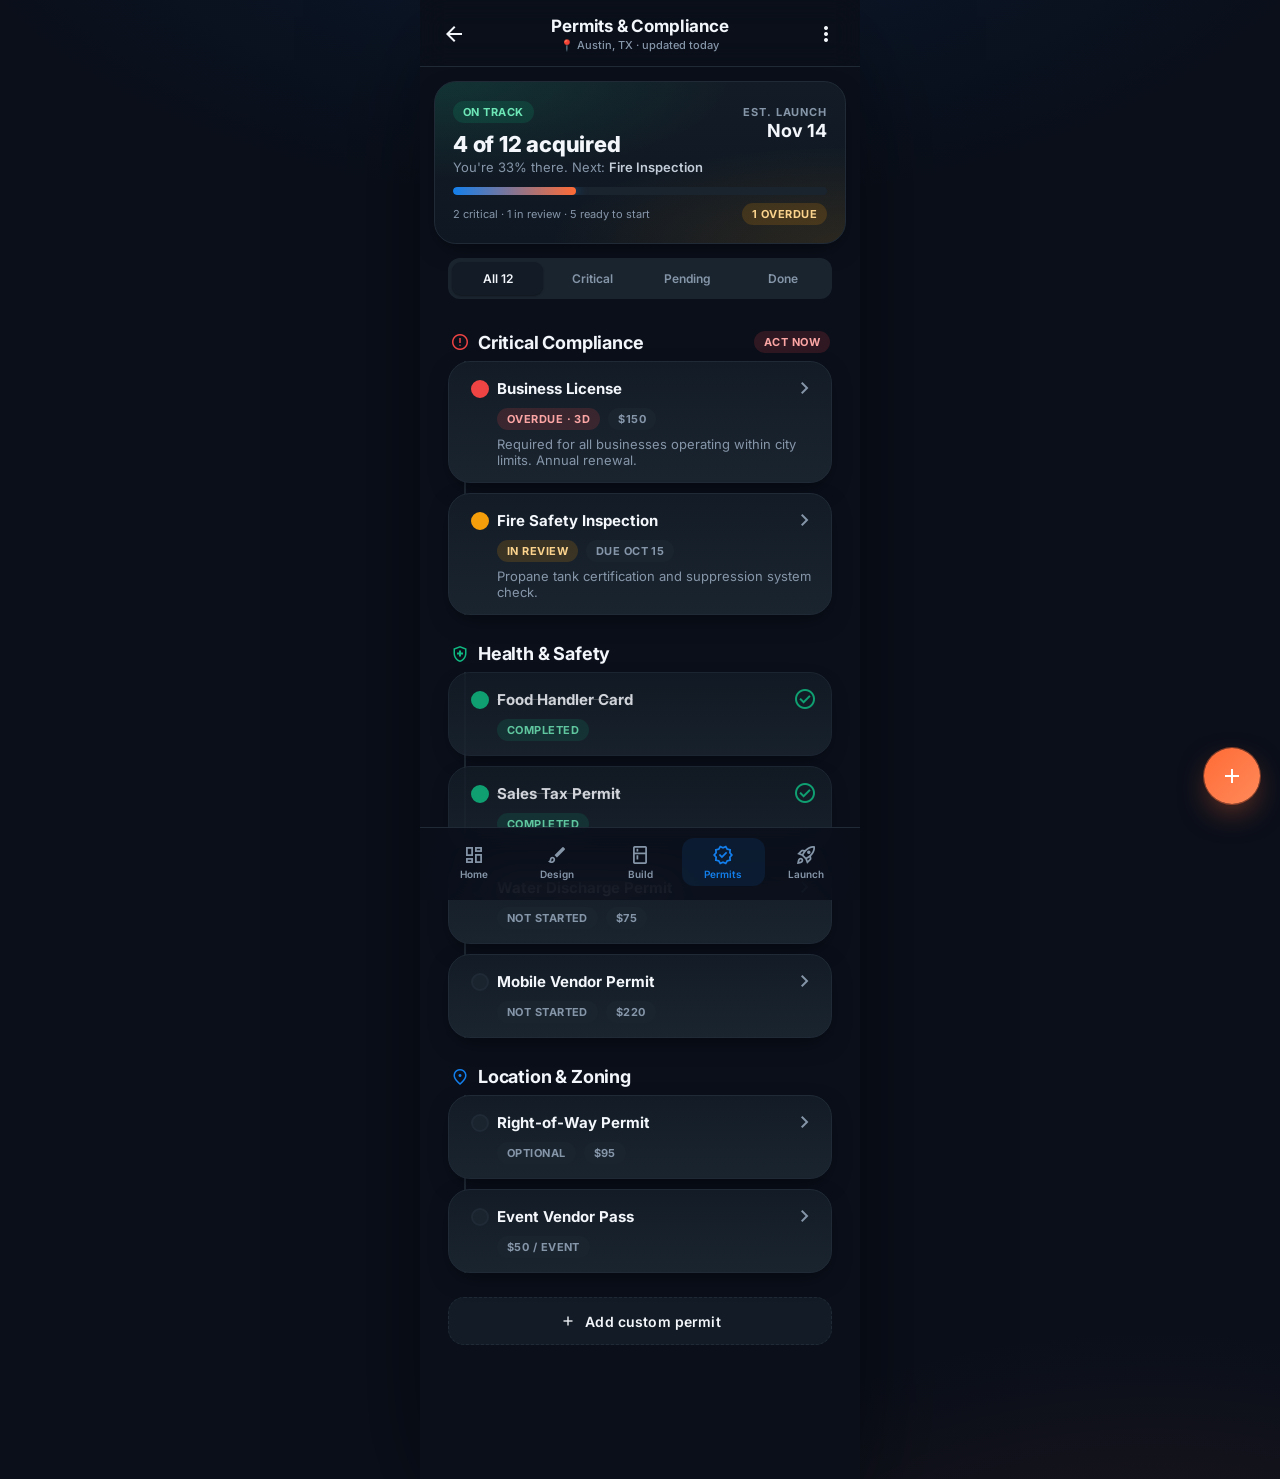
<file: pages/permits.html>
<!DOCTYPE html>
<html lang="en">
<head>
<meta charset="UTF-8" />
<meta name="viewport" content="width=device-width, initial-scale=1, viewport-fit=cover" />
<meta name="description" content="Track food truck permits and compliance items with status, cost, and timeline views." />
<meta name="theme-color" content="#0a0f1a" />
<link rel="icon" type="image/svg+xml" href="../assets/favicon.svg" />
<title>Permits & Compliance — Food Truck Launchpad</title>
<link href="https://fonts.googleapis.com/css2?family=Inter:wght@400;500;600;700;800;900&display=swap" rel="stylesheet" />
<link href="https://fonts.googleapis.com/css2?family=Material+Symbols+Outlined:opsz,wght,FILL,GRAD@24,400,0,0" rel="stylesheet" />
<link rel="stylesheet" href="../assets/styles.css" />
<script src="../assets/app.js" defer></script>
<style>
  .step-line { position:absolute; left:30px; top:0; bottom:0; width:2px; background:var(--border); }
  .perm-row { position:relative; padding-left:48px; }
  .perm-row .dot {
    position:absolute; left:22px; top:18px; width:18px; height:18px; border-radius:999px;
    background:var(--surface-2); border:2px solid var(--border);
  }
  .perm-row.done .dot { background:var(--success); border-color:var(--success); }
  .perm-row.warn .dot { background:var(--warning); border-color:var(--warning); }
  .perm-row.danger .dot { background:var(--danger); border-color:var(--danger); }
</style>
</head>
<body>
<div class="app-shell has-bottom-nav">

  <header class="appbar">
    <a href="../index.html" class="icon-btn"><span class="material-symbols-outlined">arrow_back</span></a>
    <div><h1>Permits &amp; Compliance</h1><span class="sub">📍 Austin, TX · updated today</span></div>
    <button class="icon-btn"><span class="material-symbols-outlined">more_vert</span></button>
  </header>

  <main style="padding: 14px 14px 0;">

    <!-- Progress hero -->
    <section class="card" style="padding:18px;background:
        radial-gradient(120% 100% at 0% 0%, rgba(16,185,129,.15), transparent 60%),
        radial-gradient(120% 100% at 100% 100%, rgba(245,158,11,.12), transparent 60%),
        linear-gradient(180deg,#131c26,#0f1722);">
      <div class="row between" style="align-items:flex-start;">
        <div>
          <div class="pill pill-success">On Track</div>
          <h2 style="margin:8px 0 2px;font-size:22px;font-weight:800;letter-spacing:-.01em;">4 of 12 acquired</h2>
          <p class="muted txt-sm" style="margin:0;">You're 33% there. Next: <span class="soft semi">Fire Inspection</span></p>
        </div>
        <div style="text-align:right;">
          <span class="txt-xs muted bold" style="letter-spacing:.08em;text-transform:uppercase;">Est. Launch</span>
          <div class="bold" style="font-size:18px;">Nov 14</div>
        </div>
      </div>
      <div class="bar bar-glow mt-3"><i style="width:33%"></i></div>
      <div class="row between mt-2">
        <span class="txt-xs muted">2 critical · 1 in review · 5 ready to start</span>
        <span class="txt-xs pill pill-warn">1 overdue</span>
      </div>
    </section>

    <!-- Segmented -->
    <div style="padding:14px;">
      <div class="seg">
        <button aria-pressed="true">All 12</button>
        <button aria-pressed="false">Critical</button>
        <button aria-pressed="false">Pending</button>
        <button aria-pressed="false">Done</button>
      </div>
    </div>

    <!-- Section: Critical -->
    <div class="section-title">
      <h2 style="display:flex;align-items:center;gap:8px;">
        <span class="material-symbols-outlined" style="color:var(--danger);font-size:20px">error</span>
        Critical Compliance
      </h2>
      <span class="pill pill-danger">act now</span>
    </div>

    <div style="position:relative; padding: 0 14px;">
      <div class="step-line"></div>

      <div class="perm-row danger card" style="padding:14px 14px 14px 48px;margin-bottom:10px;">
        <div class="dot"></div>
        <div class="row between"><h4 style="margin:0;font-size:15px;font-weight:700;">Business License</h4><span class="material-symbols-outlined muted">chevron_right</span></div>
        <div class="row gap-2 mt-2"><span class="pill pill-danger">Overdue · 3d</span><span class="pill pill-muted">$150</span></div>
        <p class="muted txt-sm" style="margin:6px 0 0;">Required for all businesses operating within city limits. Annual renewal.</p>
      </div>

      <div class="perm-row warn card" style="padding:14px 14px 14px 48px;margin-bottom:10px;">
        <div class="dot"></div>
        <div class="row between"><h4 style="margin:0;font-size:15px;font-weight:700;">Fire Safety Inspection</h4><span class="material-symbols-outlined muted">chevron_right</span></div>
        <div class="row gap-2 mt-2"><span class="pill pill-warn">In Review</span><span class="pill pill-muted">Due Oct 15</span></div>
        <p class="muted txt-sm" style="margin:6px 0 0;">Propane tank certification and suppression system check.</p>
      </div>
    </div>

    <div class="section-title">
      <h2 style="display:flex;align-items:center;gap:8px;">
        <span class="material-symbols-outlined" style="color:var(--success);font-size:20px">health_and_safety</span>
        Health &amp; Safety
      </h2>
    </div>

    <div style="position:relative; padding: 0 14px;">
      <div class="step-line"></div>

      <div class="perm-row done card" style="padding:14px 14px 14px 48px;margin-bottom:10px;opacity:.85;">
        <div class="dot"></div>
        <div class="row between"><h4 style="margin:0;font-size:15px;font-weight:700;text-decoration:line-through;text-decoration-color:rgba(255,255,255,.25);">Food Handler Card</h4><span class="material-symbols-outlined" style="color:var(--success)">check_circle</span></div>
        <div class="row gap-2 mt-2"><span class="pill pill-success">Completed</span></div>
      </div>

      <div class="perm-row done card" style="padding:14px 14px 14px 48px;margin-bottom:10px;opacity:.85;">
        <div class="dot"></div>
        <div class="row between"><h4 style="margin:0;font-size:15px;font-weight:700;text-decoration:line-through;text-decoration-color:rgba(255,255,255,.25);">Sales Tax Permit</h4><span class="material-symbols-outlined" style="color:var(--success)">check_circle</span></div>
        <div class="row gap-2 mt-2"><span class="pill pill-success">Completed</span></div>
      </div>

      <div class="perm-row card" style="padding:14px 14px 14px 48px;margin-bottom:10px;">
        <div class="dot"></div>
        <div class="row between"><h4 style="margin:0;font-size:15px;font-weight:700;">Water Discharge Permit</h4><span class="material-symbols-outlined muted">chevron_right</span></div>
        <div class="row gap-2 mt-2"><span class="pill pill-muted">Not Started</span><span class="pill pill-muted">$75</span></div>
      </div>

      <div class="perm-row card" style="padding:14px 14px 14px 48px;margin-bottom:10px;">
        <div class="dot"></div>
        <div class="row between"><h4 style="margin:0;font-size:15px;font-weight:700;">Mobile Vendor Permit</h4><span class="material-symbols-outlined muted">chevron_right</span></div>
        <div class="row gap-2 mt-2"><span class="pill pill-muted">Not Started</span><span class="pill pill-muted">$220</span></div>
      </div>
    </div>

    <div class="section-title">
      <h2 style="display:flex;align-items:center;gap:8px;">
        <span class="material-symbols-outlined" style="color:var(--brand-primary);font-size:20px">place</span>
        Location &amp; Zoning
      </h2>
    </div>

    <div style="position:relative; padding: 0 14px;">
      <div class="step-line"></div>
      <div class="perm-row card" style="padding:14px 14px 14px 48px;margin-bottom:10px;">
        <div class="dot"></div>
        <div class="row between"><h4 style="margin:0;font-size:15px;font-weight:700;">Right-of-Way Permit</h4><span class="material-symbols-outlined muted">chevron_right</span></div>
        <div class="row gap-2 mt-2"><span class="pill pill-muted">Optional</span><span class="pill pill-muted">$95</span></div>
      </div>
      <div class="perm-row card" style="padding:14px 14px 14px 48px;margin-bottom:10px;">
        <div class="dot"></div>
        <div class="row between"><h4 style="margin:0;font-size:15px;font-weight:700;">Event Vendor Pass</h4><span class="material-symbols-outlined muted">chevron_right</span></div>
        <div class="row gap-2 mt-2"><span class="pill pill-muted">$50 / event</span></div>
      </div>
    </div>

    <div style="padding:14px;">
      <button class="btn btn-ghost btn-block" style="border-style:dashed;">
        <span class="material-symbols-outlined" style="font-size:18px">add</span>
        Add custom permit
      </button>
    </div>

    <div style="height:24px"></div>
  </main>

  <button class="fab" aria-label="Add"><span class="material-symbols-outlined">add</span></button>

  <nav class="bottom-nav">
    <a href="../index.html"><span class="material-symbols-outlined">dashboard</span><span>Home</span></a>
    <a href="paint.html"><span class="material-symbols-outlined">brush</span><span>Design</span></a>
    <a href="equipment.html"><span class="material-symbols-outlined">kitchen</span><span>Build</span></a>
    <a href="permits.html"><span class="material-symbols-outlined">verified</span><span>Permits</span></a>
    <a href="launch.html"><span class="material-symbols-outlined">rocket_launch</span><span>Launch</span></a>
  </nav>
</div>
</body>
</html>
</file>
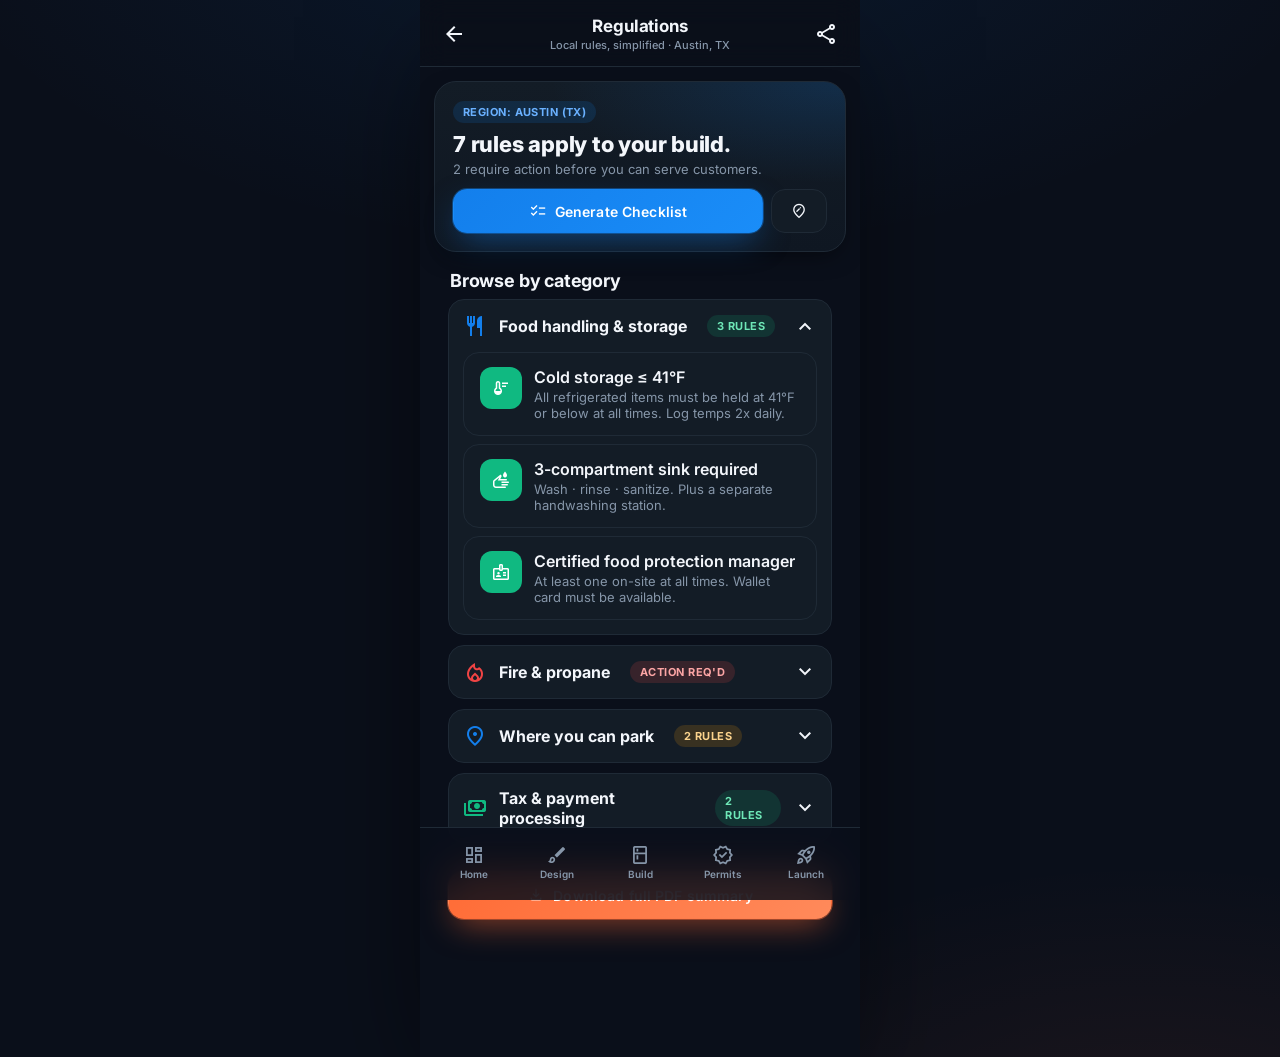
<file: pages/regulations.html>
<!DOCTYPE html>
<html lang="en">
<head>
<meta charset="UTF-8" />
<meta name="viewport" content="width=device-width, initial-scale=1, viewport-fit=cover" />
<meta name="description" content="Local food truck rules and regulations, simplified into browsable accordions." />
<meta name="theme-color" content="#0a0f1a" />
<link rel="icon" type="image/svg+xml" href="../assets/favicon.svg" />
<title>Regulations — Food Truck Launchpad</title>
<link href="https://fonts.googleapis.com/css2?family=Inter:wght@400;500;600;700;800;900&display=swap" rel="stylesheet" />
<link href="https://fonts.googleapis.com/css2?family=Material+Symbols+Outlined:opsz,wght,FILL,GRAD@24,400,0,0" rel="stylesheet" />
<link rel="stylesheet" href="../assets/styles.css" />
<script src="../assets/app.js" defer></script>
<style>
  .accordion {
    background: var(--surface); border:1px solid var(--border);
    border-radius:16px; overflow:hidden; margin: 0 14px 10px;
  }
  .accordion summary {
    list-style:none; cursor:pointer; padding: 14px;
    display:flex; align-items:center; gap:12px;
  }
  .accordion summary::-webkit-details-marker { display:none; }
  .accordion summary .chev { margin-left:auto; transition: transform .2s ease; }
  .accordion[open] summary .chev { transform: rotate(180deg); }
  .accordion .body { padding: 0 14px 14px; }
</style>
</head>
<body>
<div class="app-shell has-bottom-nav">

  <header class="appbar">
    <a href="../index.html" class="icon-btn"><span class="material-symbols-outlined">arrow_back</span></a>
    <div><h1>Regulations</h1><span class="sub">Local rules, simplified · Austin, TX</span></div>
    <button class="icon-btn"><span class="material-symbols-outlined">share</span></button>
  </header>

  <main style="padding: 14px 14px 0;">

    <section class="card" style="padding:18px;background:
        radial-gradient(120% 100% at 100% 0%, rgba(19,127,236,.18), transparent 60%),
        linear-gradient(180deg,#131c26,#0f1722);">
      <div class="pill pill-primary">Region: Austin (TX)</div>
      <h2 style="margin:8px 0 4px;font-size:22px;font-weight:800;letter-spacing:-.01em;">
        7 rules apply to your build.
      </h2>
      <p class="muted txt-sm" style="margin:0;">2 require action before you can serve customers.</p>
      <div class="row gap-2 mt-3">
        <button class="btn btn-primary" style="flex:1;">
          <span class="material-symbols-outlined" style="font-size:18px">checklist</span>
          Generate Checklist
        </button>
        <button class="btn btn-ghost"><span class="material-symbols-outlined" style="font-size:18px">edit_location</span></button>
      </div>
    </section>

    <div class="section-title"><h2>Browse by category</h2></div>

    <details class="accordion" open>
      <summary>
        <span class="material-symbols-outlined" style="color:var(--brand-primary)">restaurant</span>
        <span style="font-weight:700;">Food handling &amp; storage</span>
        <span class="pill pill-success" style="margin-left:8px;">3 rules</span>
        <span class="chev material-symbols-outlined">expand_more</span>
      </summary>
      <div class="body">
        <div class="row-item" style="margin-bottom:8px;">
          <div class="leading" style="background:#10b981;"><span class="material-symbols-outlined" style="font-size:20px">thermostat</span></div>
          <div>
            <div class="semi">Cold storage ≤ 41°F</div>
            <p class="muted txt-sm" style="margin:2px 0 0;">All refrigerated items must be held at 41°F or below at all times. Log temps 2x daily.</p>
          </div>
        </div>
        <div class="row-item" style="margin-bottom:8px;">
          <div class="leading" style="background:#10b981;"><span class="material-symbols-outlined" style="font-size:20px">wash</span></div>
          <div>
            <div class="semi">3-compartment sink required</div>
            <p class="muted txt-sm" style="margin:2px 0 0;">Wash · rinse · sanitize. Plus a separate handwashing station.</p>
          </div>
        </div>
        <div class="row-item">
          <div class="leading" style="background:#10b981;"><span class="material-symbols-outlined" style="font-size:20px">badge</span></div>
          <div>
            <div class="semi">Certified food protection manager</div>
            <p class="muted txt-sm" style="margin:2px 0 0;">At least one on-site at all times. Wallet card must be available.</p>
          </div>
        </div>
      </div>
    </details>

    <details class="accordion">
      <summary>
        <span class="material-symbols-outlined" style="color:var(--danger)">local_fire_department</span>
        <span style="font-weight:700;">Fire &amp; propane</span>
        <span class="pill pill-danger" style="margin-left:8px;">action req'd</span>
        <span class="chev material-symbols-outlined">expand_more</span>
      </summary>
      <div class="body">
        <div class="row-item" style="margin-bottom:8px;">
          <div class="leading" style="background:#ef4444;"><span class="material-symbols-outlined" style="font-size:20px">propane_tank</span></div>
          <div>
            <div class="semi">Propane tanks ≤ 100 lb total</div>
            <p class="muted txt-sm" style="margin:2px 0 0;">Mounted outside the truck body, secured, with shutoff valve accessible from the operator side.</p>
          </div>
        </div>
        <div class="row-item">
          <div class="leading" style="background:#ef4444;"><span class="material-symbols-outlined" style="font-size:20px">fire_extinguisher</span></div>
          <div>
            <div class="semi">Type K extinguisher + Ansul hood</div>
            <p class="muted txt-sm" style="margin:2px 0 0;">Required any time you cook with oil or grease. Annual inspection.</p>
          </div>
        </div>
      </div>
    </details>

    <details class="accordion">
      <summary>
        <span class="material-symbols-outlined" style="color:var(--brand-primary)">place</span>
        <span style="font-weight:700;">Where you can park</span>
        <span class="pill pill-warn" style="margin-left:8px;">2 rules</span>
        <span class="chev material-symbols-outlined">expand_more</span>
      </summary>
      <div class="body">
        <div class="row-item" style="margin-bottom:8px;">
          <div class="leading" style="background:#f59e0b;"><span class="material-symbols-outlined" style="font-size:20px">straighten</span></div>
          <div>
            <div class="semi">15 ft from any building entrance</div>
            <p class="muted txt-sm" style="margin:2px 0 0;">Cannot block emergency exits or ADA paths.</p>
          </div>
        </div>
        <div class="row-item">
          <div class="leading" style="background:#f59e0b;"><span class="material-symbols-outlined" style="font-size:20px">timer</span></div>
          <div>
            <div class="semi">2 hr limit on public streets</div>
            <p class="muted txt-sm" style="margin:2px 0 0;">Some districts require permits to exceed.</p>
          </div>
        </div>
      </div>
    </details>

    <details class="accordion">
      <summary>
        <span class="material-symbols-outlined" style="color:var(--success)">payments</span>
        <span style="font-weight:700;">Tax &amp; payment processing</span>
        <span class="pill pill-success" style="margin-left:8px;">2 rules</span>
        <span class="chev material-symbols-outlined">expand_more</span>
      </summary>
      <div class="body">
        <div class="row-item">
          <div class="leading" style="background:#10b981;"><span class="material-symbols-outlined" style="font-size:20px">receipt_long</span></div>
          <div>
            <div class="semi">Collect 8.25% TX sales tax</div>
            <p class="muted txt-sm" style="margin:2px 0 0;">Includes 6.25% state + city &amp; transit add-ons in Austin.</p>
          </div>
        </div>
      </div>
    </details>

    <div style="padding:18px 14px;">
      <button class="btn btn-accent btn-block" onclick="FTL.toast('PDF summary downloaded')">
        <span class="material-symbols-outlined" style="font-size:18px">download</span>
        Download full PDF summary
      </button>
    </div>

    <div style="height:24px"></div>
  </main>

  <nav class="bottom-nav">
    <a href="../index.html"><span class="material-symbols-outlined">dashboard</span><span>Home</span></a>
    <a href="paint.html"><span class="material-symbols-outlined">brush</span><span>Design</span></a>
    <a href="equipment.html"><span class="material-symbols-outlined">kitchen</span><span>Build</span></a>
    <a href="permits.html"><span class="material-symbols-outlined">verified</span><span>Permits</span></a>
    <a href="launch.html"><span class="material-symbols-outlined">rocket_launch</span><span>Launch</span></a>
  </nav>
</div>
</body>
</html>
</file>
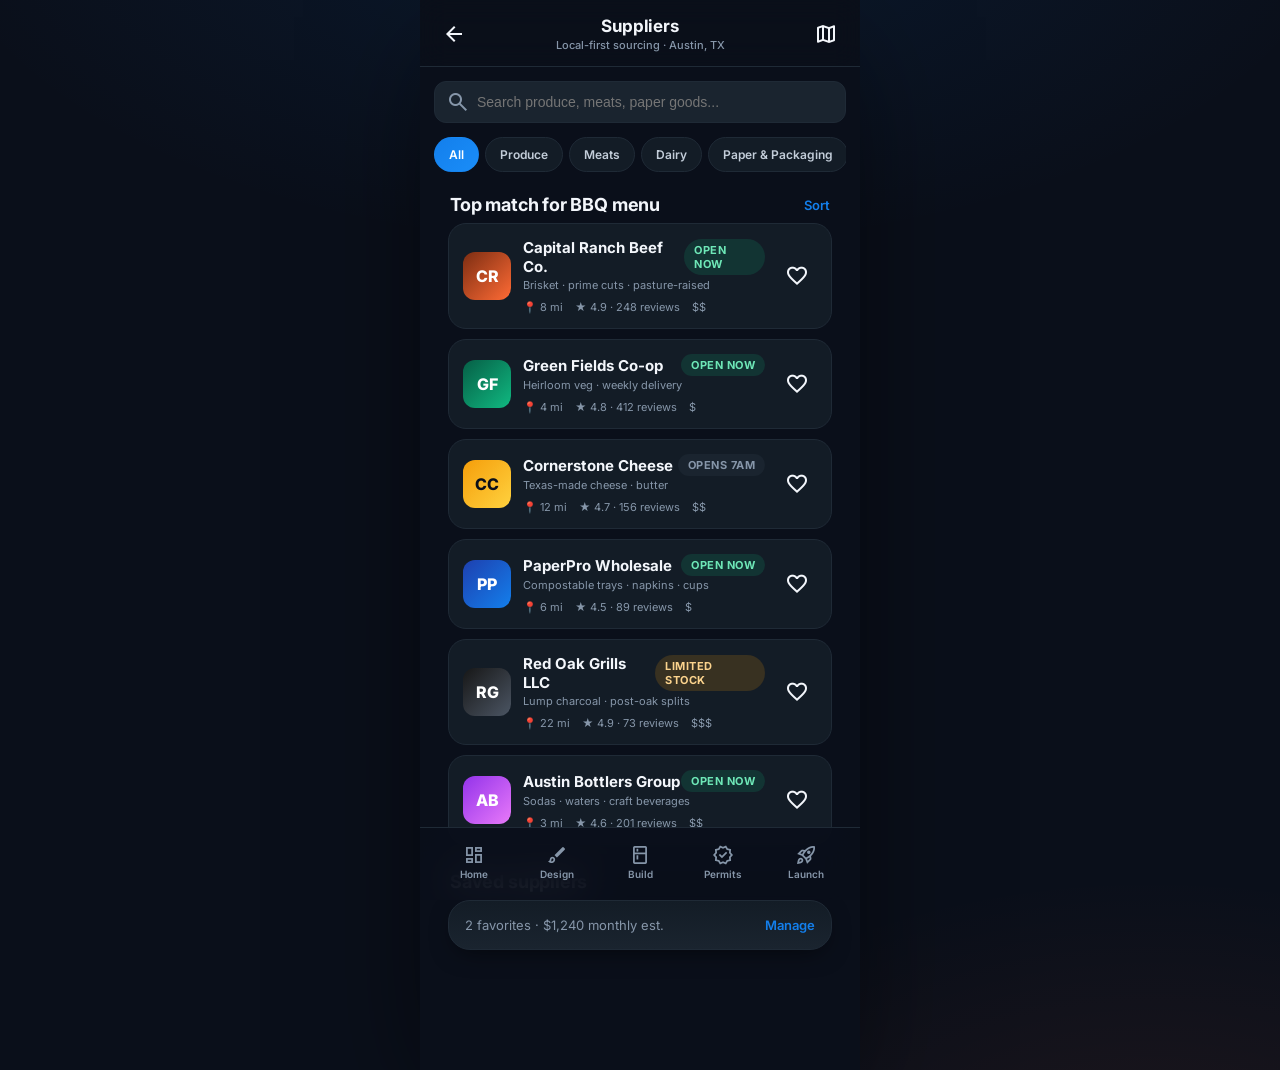
<file: pages/suppliers.html>
<!DOCTYPE html>
<html lang="en">
<head>
<meta charset="UTF-8" />
<meta name="viewport" content="width=device-width, initial-scale=1, viewport-fit=cover" />
<meta name="description" content="Local-first sourcing directory for food truck ingredients, packaging, and equipment." />
<meta name="theme-color" content="#0a0f1a" />
<link rel="icon" type="image/svg+xml" href="../assets/favicon.svg" />
<title>Suppliers — Food Truck Launchpad</title>
<link href="https://fonts.googleapis.com/css2?family=Inter:wght@400;500;600;700;800;900&display=swap" rel="stylesheet" />
<link href="https://fonts.googleapis.com/css2?family=Material+Symbols+Outlined:opsz,wght,FILL,GRAD@24,400,0,0" rel="stylesheet" />
<link rel="stylesheet" href="../assets/styles.css" />
<script src="../assets/app.js" defer></script>
<style>
  .sup-card {
    display:flex; gap:12px; align-items:center;
    padding:14px; background:var(--surface);
    border:1px solid var(--border); border-radius:18px;
    transition: border-color .15s ease, transform .15s ease;
  }
  .sup-card:hover { border-color: var(--border-strong); transform: translateY(-1px); }
  .sup-logo {
    width:48px;height:48px;border-radius:12px;
    display:flex;align-items:center;justify-content:center;
    background: linear-gradient(135deg, rgba(19,127,236,.2), rgba(255,107,53,.16));
    color: white; font-weight:800; flex-shrink:0;
  }
  .miles { font-size:11px;color:var(--fg-muted); }
</style>
</head>
<body>
<div class="app-shell has-bottom-nav">

  <header class="appbar">
    <a href="../index.html" class="icon-btn"><span class="material-symbols-outlined">arrow_back</span></a>
    <div><h1>Suppliers</h1><span class="sub">Local-first sourcing · Austin, TX</span></div>
    <button class="icon-btn"><span class="material-symbols-outlined">map</span></button>
  </header>

  <main style="padding: 14px 14px 0;">

    <div style="position:relative;">
      <input class="input" placeholder="Search produce, meats, paper goods..." style="padding-left:42px;"/>
      <span class="material-symbols-outlined" style="position:absolute;left:12px;top:50%;transform:translateY(-50%);color:var(--fg-muted)">search</span>
    </div>

    <div class="tabs" style="padding: 14px 0 4px;" id="cat-tabs">
      <button aria-pressed="true">All</button>
      <button aria-pressed="false">Produce</button>
      <button aria-pressed="false">Meats</button>
      <button aria-pressed="false">Dairy</button>
      <button aria-pressed="false">Paper &amp; Packaging</button>
      <button aria-pressed="false">Beverages</button>
    </div>

    <div class="section-title"><h2>Top match for BBQ menu</h2><a href="#" onclick="FTL.toast('Coming soon'); return false;">Sort</a></div>

    <div style="display:flex;flex-direction:column;gap:10px;padding: 0 14px 8px;">

      <article class="sup-card">
        <div class="sup-logo" style="background:linear-gradient(135deg,#7c2d12,#ff6b35);">CR</div>
        <div style="flex:1;">
          <div class="row between">
            <h4 style="margin:0;font-size:15px;font-weight:700;">Capital Ranch Beef Co.</h4>
            <span class="pill pill-success">Open now</span>
          </div>
          <p class="txt-xs muted" style="margin:2px 0 0;">Brisket · prime cuts · pasture-raised</p>
          <div class="row gap-3 mt-2">
            <span class="miles">📍 8 mi</span>
            <span class="miles">★ 4.9 · 248 reviews</span>
            <span class="miles">$$</span>
          </div>
        </div>
        <button class="icon-btn"><span class="material-symbols-outlined">favorite_border</span></button>
      </article>

      <article class="sup-card">
        <div class="sup-logo" style="background:linear-gradient(135deg,#065f46,#10b981);">GF</div>
        <div style="flex:1;">
          <div class="row between"><h4 style="margin:0;font-size:15px;font-weight:700;">Green Fields Co-op</h4><span class="pill pill-success">Open now</span></div>
          <p class="txt-xs muted" style="margin:2px 0 0;">Heirloom veg · weekly delivery</p>
          <div class="row gap-3 mt-2"><span class="miles">📍 4 mi</span><span class="miles">★ 4.8 · 412 reviews</span><span class="miles">$</span></div>
        </div>
        <button class="icon-btn"><span class="material-symbols-outlined">favorite</span></button>
      </article>

      <article class="sup-card">
        <div class="sup-logo" style="background:linear-gradient(135deg,#f59e0b,#ffd23f);color:#0a0f1a;">CC</div>
        <div style="flex:1;">
          <div class="row between"><h4 style="margin:0;font-size:15px;font-weight:700;">Cornerstone Cheese</h4><span class="pill pill-muted">Opens 7am</span></div>
          <p class="txt-xs muted" style="margin:2px 0 0;">Texas-made cheese · butter</p>
          <div class="row gap-3 mt-2"><span class="miles">📍 12 mi</span><span class="miles">★ 4.7 · 156 reviews</span><span class="miles">$$</span></div>
        </div>
        <button class="icon-btn"><span class="material-symbols-outlined">favorite_border</span></button>
      </article>

      <article class="sup-card">
        <div class="sup-logo" style="background:linear-gradient(135deg,#1e40af,#137fec);">PP</div>
        <div style="flex:1;">
          <div class="row between"><h4 style="margin:0;font-size:15px;font-weight:700;">PaperPro Wholesale</h4><span class="pill pill-success">Open now</span></div>
          <p class="txt-xs muted" style="margin:2px 0 0;">Compostable trays · napkins · cups</p>
          <div class="row gap-3 mt-2"><span class="miles">📍 6 mi</span><span class="miles">★ 4.5 · 89 reviews</span><span class="miles">$</span></div>
        </div>
        <button class="icon-btn"><span class="material-symbols-outlined">favorite_border</span></button>
      </article>

      <article class="sup-card">
        <div class="sup-logo" style="background:linear-gradient(135deg,#171717,#4b5563);">RG</div>
        <div style="flex:1;">
          <div class="row between"><h4 style="margin:0;font-size:15px;font-weight:700;">Red Oak Grills LLC</h4><span class="pill pill-warn">Limited stock</span></div>
          <p class="txt-xs muted" style="margin:2px 0 0;">Lump charcoal · post-oak splits</p>
          <div class="row gap-3 mt-2"><span class="miles">📍 22 mi</span><span class="miles">★ 4.9 · 73 reviews</span><span class="miles">$$$</span></div>
        </div>
        <button class="icon-btn"><span class="material-symbols-outlined">favorite_border</span></button>
      </article>

      <article class="sup-card">
        <div class="sup-logo" style="background:linear-gradient(135deg,#9333ea,#e879f9);">AB</div>
        <div style="flex:1;">
          <div class="row between"><h4 style="margin:0;font-size:15px;font-weight:700;">Austin Bottlers Group</h4><span class="pill pill-success">Open now</span></div>
          <p class="txt-xs muted" style="margin:2px 0 0;">Sodas · waters · craft beverages</p>
          <div class="row gap-3 mt-2"><span class="miles">📍 3 mi</span><span class="miles">★ 4.6 · 201 reviews</span><span class="miles">$$</span></div>
        </div>
        <button class="icon-btn"><span class="material-symbols-outlined">favorite_border</span></button>
      </article>

    </div>

    <div class="section-title"><h2>Saved suppliers</h2></div>
    <div class="card card-tight" style="margin: 0 14px;">
      <div class="row between">
        <span class="muted txt-sm">2 favorites · $1,240 monthly est.</span>
        <a href="#" onclick="FTL.toast('Coming soon'); return false;" class="semi" style="color:var(--brand-primary);font-size:13px;">Manage</a>
      </div>
    </div>

    <div style="height: 24px;"></div>
  </main>

  <nav class="bottom-nav">
    <a href="../index.html"><span class="material-symbols-outlined">dashboard</span><span>Home</span></a>
    <a href="paint.html"><span class="material-symbols-outlined">brush</span><span>Design</span></a>
    <a href="equipment.html"><span class="material-symbols-outlined">kitchen</span><span>Build</span></a>
    <a href="permits.html"><span class="material-symbols-outlined">verified</span><span>Permits</span></a>
    <a href="launch.html"><span class="material-symbols-outlined">rocket_launch</span><span>Launch</span></a>
  </nav>
</div>
</body>
</html>
</file>
<file: assets/styles.css>
/* ===========================================================
   Food Truck Launchpad — shared design system
   Mobile-first, dark by default, with elevated surfaces,
   subtle motion and a warm accent for food-truck character.
   =========================================================== */

:root {
  /* Brand */
  --brand-primary: #137fec;
  --brand-primary-600: #0f6bd1;
  --brand-accent: #ff6b35;       /* warm food-truck orange */
  --brand-accent-soft: #ffb38a;
  --brand-gold: #ffd23f;

  /* Status */
  --success: #10b981;
  --warning: #f59e0b;
  --danger:  #ef4444;
  --info:    #38bdf8;

  /* Surfaces (dark, the app's default theme) */
  --bg:         #0a0f1a;
  --bg-soft:    #0f1623;
  --surface:    #131c26;
  --surface-2:  #1a242f;
  --border:     #1f2a36;
  --border-strong: #2a3645;

  /* Type */
  --fg:         #f3f6fb;
  --fg-soft:    #c3cdd9;
  --fg-muted:   #8696a9;
  --fg-dim:     #5b6a7c;

  /* Effects */
  --shadow-sm: 0 1px 2px rgba(0,0,0,.4);
  --shadow-md: 0 8px 24px -8px rgba(0,0,0,.6);
  --shadow-lg: 0 24px 60px -20px rgba(0,0,0,.7);
  --glow-primary: 0 0 0 1px rgba(19,127,236,.4), 0 12px 32px -8px rgba(19,127,236,.5);
  --glow-accent:  0 0 0 1px rgba(255,107,53,.45), 0 12px 32px -8px rgba(255,107,53,.55);

  --radius-sm: 8px;
  --radius:    14px;
  --radius-lg: 22px;
  --radius-xl: 28px;
}

html.light {
  --bg:        #f5f7fa;
  --bg-soft:   #eef2f7;
  --surface:   #ffffff;
  --surface-2: #f7f9fc;
  --border:    #e3e8ef;
  --border-strong: #cdd5df;
  --fg:        #0b1220;
  --fg-soft:   #324055;
  --fg-muted:  #5b6a7c;
  --fg-dim:    #8696a9;
}

/* Base ----------------------------------------------------- */
* { box-sizing: border-box; }
html, body { margin: 0; padding: 0; }
body {
  font-family: 'Inter', system-ui, -apple-system, sans-serif;
  background: radial-gradient(1200px 600px at 50% -10%, rgba(19,127,236,.10), transparent 60%),
              radial-gradient(900px 500px at 90% 110%, rgba(255,107,53,.08), transparent 60%),
              var(--bg);
  color: var(--fg);
  min-height: 100dvh;
  -webkit-font-smoothing: antialiased;
  text-rendering: optimizeLegibility;
}
a { color: inherit; text-decoration: none; }
button { font-family: inherit; cursor: pointer; }

/* App container — phone-shaped, centered on desktop -------- */
.app-shell {
  position: relative;
  margin: 0 auto;
  width: 100%;
  max-width: 440px;
  min-height: 100dvh;
  background: var(--bg);
  box-shadow: 0 40px 120px -20px rgba(0,0,0,.6);
  overflow-x: hidden;
  display: flex;
  flex-direction: column;
}

/* Top app bar --------------------------------------------- */
.appbar {
  position: sticky; top: 0; z-index: 30;
  display: flex; align-items: center; justify-content: space-between;
  padding: 14px 14px 12px;
  background: color-mix(in oklab, var(--bg) 80%, transparent);
  backdrop-filter: blur(14px);
  border-bottom: 1px solid var(--border);
}
.appbar h1 {
  font-size: 17px; font-weight: 700; letter-spacing: -.01em;
  margin: 0; text-align: center; flex: 1;
}
.appbar .sub {
  display: block; text-align: center;
  font-size: 11px; color: var(--fg-muted); font-weight: 500; margin-top: 2px;
}
.icon-btn {
  width: 40px; height: 40px;
  display: inline-flex; align-items: center; justify-content: center;
  border-radius: 999px; background: transparent; border: none; color: var(--fg);
  transition: background .15s ease, transform .15s ease;
}
.icon-btn:hover { background: var(--surface); }
.icon-btn:active { transform: scale(.92); }

/* Buttons ------------------------------------------------- */
.btn {
  display: inline-flex; align-items: center; justify-content: center; gap: 8px;
  padding: 12px 18px; border-radius: 14px;
  font-size: 14px; font-weight: 600; letter-spacing: .01em;
  border: 1px solid transparent; cursor: pointer;
  transition: transform .12s ease, box-shadow .2s ease, background .2s ease, filter .2s ease;
}
.btn:active { transform: scale(.97); }
.btn-primary {
  color: white;
  background: linear-gradient(135deg, var(--brand-primary) 0%, #1a8df8 100%);
  box-shadow: var(--glow-primary);
}
.btn-primary:hover { filter: brightness(1.08); }
.btn-accent {
  color: white;
  background: linear-gradient(135deg, var(--brand-accent) 0%, #ff8a5b 100%);
  box-shadow: var(--glow-accent);
}
.btn-ghost {
  background: var(--surface); color: var(--fg);
  border: 1px solid var(--border);
}
.btn-ghost:hover { background: var(--surface-2); }
.btn-block { width: 100%; padding: 14px; border-radius: 16px; }

/* Cards --------------------------------------------------- */
.card {
  background: linear-gradient(180deg, var(--surface) 0%, var(--surface-2) 100%);
  border: 1px solid var(--border);
  border-radius: var(--radius-lg);
  box-shadow: var(--shadow-md);
}
.card-tight { padding: 16px; }

/* Pills / badges ----------------------------------------- */
.pill {
  display: inline-flex; align-items: center; gap: 6px;
  padding: 4px 10px; border-radius: 999px;
  font-size: 11px; font-weight: 700; letter-spacing: .04em; text-transform: uppercase;
}
.pill-primary { background: rgba(19,127,236,.15); color: #6ab1ff; }
.pill-accent  { background: rgba(255,107,53,.15); color: #ffb38a; }
.pill-success { background: rgba(16,185,129,.15); color: #6ee7b7; }
.pill-warn    { background: rgba(245,158,11,.16); color: #fbd38d; }
.pill-danger  { background: rgba(239,68,68,.16); color: #fca5a5; }
.pill-muted   { background: var(--surface-2); color: var(--fg-muted); }

/* Progress bar ------------------------------------------- */
.bar {
  position: relative; height: 8px; width: 100%;
  border-radius: 999px; background: var(--surface-2); overflow: hidden;
}
.bar > i {
  display: block; height: 100%;
  background: linear-gradient(90deg, var(--brand-primary), var(--brand-accent));
  border-radius: 999px; transition: width .6s cubic-bezier(.2,.7,.2,1);
}
.bar-glow > i { box-shadow: 0 0 12px rgba(19,127,236,.6); }

/* Inputs -------------------------------------------------- */
.input, .select, .textarea {
  width: 100%; padding: 12px 14px;
  background: var(--surface-2); color: var(--fg);
  border: 1px solid var(--border); border-radius: 12px;
  font-size: 14px; outline: none;
  transition: border-color .15s ease, box-shadow .15s ease;
}
.input:focus, .select:focus, .textarea:focus {
  border-color: var(--brand-primary);
  box-shadow: 0 0 0 4px rgba(19,127,236,.18);
}

/* Segmented control ------------------------------------- */
.seg {
  display: flex; padding: 4px; background: var(--surface-2);
  border-radius: 12px; gap: 4px;
}
.seg button {
  flex: 1; padding: 9px 10px; border: none; border-radius: 9px;
  background: transparent; color: var(--fg-muted);
  font-size: 12px; font-weight: 600;
  transition: background .15s ease, color .15s ease;
}
.seg button[aria-pressed="true"] {
  background: var(--surface); color: var(--fg);
  box-shadow: 0 1px 2px rgba(0,0,0,.4);
}

/* Bottom navigation ------------------------------------- */
.bottom-nav {
  position: fixed; bottom: 0; left: 50%; transform: translateX(-50%);
  width: 100%; max-width: 440px; z-index: 40;
  padding: 10px 12px calc(14px + env(safe-area-inset-bottom));
  background: color-mix(in oklab, var(--bg) 85%, transparent);
  backdrop-filter: blur(18px);
  border-top: 1px solid var(--border);
  display: flex; align-items: center; justify-content: space-around;
}
.bottom-nav a {
  flex: 1; display: flex; flex-direction: column; align-items: center; gap: 2px;
  padding: 6px 2px; color: var(--fg-muted);
  font-size: 10px; font-weight: 600;
  border-radius: 12px;
}
.bottom-nav a .material-symbols-outlined { font-size: 22px; }
.bottom-nav a.active {
  color: var(--brand-primary);
  background: rgba(19,127,236,.1);
}
.bottom-nav a:hover { color: var(--fg); }
.bottom-nav a.active:hover { color: var(--brand-primary); }

/* Spacing util for fixed nav offset */
.has-bottom-nav { padding-bottom: 96px; }

/* Floating action --------------------------------------- */
.fab {
  position: fixed; right: 20px; bottom: 96px; z-index: 35;
  width: 56px; height: 56px; border-radius: 999px;
  display: inline-flex; align-items: center; justify-content: center;
  color: white; border: none;
  background: linear-gradient(135deg, var(--brand-accent), #ff8a5b);
  box-shadow: var(--glow-accent);
  transition: transform .15s ease;
}
.fab:active { transform: scale(.94); }

/* Generic helpers --------------------------------------- */
.row { display: flex; align-items: center; }
.col { display: flex; flex-direction: column; }
.gap-1 { gap: 4px; } .gap-2 { gap: 8px; } .gap-3 { gap: 12px; } .gap-4 { gap: 16px; }
.between { justify-content: space-between; }
.center  { justify-content: center; align-items: center; }
.mt-1{margin-top:4px}.mt-2{margin-top:8px}.mt-3{margin-top:12px}.mt-4{margin-top:16px}.mt-6{margin-top:24px}
.mb-1{margin-bottom:4px}.mb-2{margin-bottom:8px}.mb-3{margin-bottom:12px}.mb-4{margin-bottom:16px}.mb-6{margin-bottom:24px}
.p-3 {padding:12px}.p-4{padding:16px}.p-5{padding:20px}
.px-4{padding-left:16px;padding-right:16px}
.py-3{padding-top:12px;padding-bottom:12px}
.txt-sm{font-size:13px}.txt-xs{font-size:11px}.txt-lg{font-size:18px}.txt-xl{font-size:22px}.txt-2xl{font-size:28px}
.bold{font-weight:700}.semi{font-weight:600}
.muted{color:var(--fg-muted)}.soft{color:var(--fg-soft)}.dim{color:var(--fg-dim)}
.no-scrollbar::-webkit-scrollbar{display:none}
.no-scrollbar{scrollbar-width:none;-ms-overflow-style:none}

/* Module tiles (dashboard) ----------------------------- */
.module-tile {
  position: relative; overflow: hidden;
  display: flex; flex-direction: column; justify-content: space-between;
  padding: 16px; min-height: 130px;
  background: linear-gradient(160deg, var(--surface) 0%, var(--surface-2) 100%);
  border: 1px solid var(--border); border-radius: var(--radius-lg);
  transition: transform .15s ease, border-color .2s ease, box-shadow .2s ease;
}
.module-tile:hover { transform: translateY(-2px); border-color: var(--border-strong); box-shadow: var(--shadow-lg); }
.module-tile .icon {
  width: 40px; height: 40px; border-radius: 12px;
  display: inline-flex; align-items: center; justify-content: center;
  background: rgba(19,127,236,.12); color: #6ab1ff;
}
.module-tile.accent .icon { background: rgba(255,107,53,.14); color: var(--brand-accent-soft); }
.module-tile.gold   .icon { background: rgba(255,210,63,.15);  color: #ffe07a; }
.module-tile.green  .icon { background: rgba(16,185,129,.14); color: #6ee7b7; }
.module-tile h3 { margin: 0; font-size: 16px; font-weight: 700; letter-spacing: -.01em; }
.module-tile p  { margin: 2px 0 0; font-size: 12px; color: var(--fg-muted); line-height: 1.4; }

/* Decorative orb in tile */
.module-tile::after {
  content: ''; position: absolute; right: -30px; bottom: -30px;
  width: 110px; height: 110px; border-radius: 999px;
  background: radial-gradient(circle, rgba(19,127,236,.16), transparent 70%);
  pointer-events: none;
}
.module-tile.accent::after { background: radial-gradient(circle, rgba(255,107,53,.18), transparent 70%); }
.module-tile.gold::after   { background: radial-gradient(circle, rgba(255,210,63,.18),  transparent 70%); }
.module-tile.green::after  { background: radial-gradient(circle, rgba(16,185,129,.16), transparent 70%); }

/* Section headers -------------------------------------- */
.section-title {
  display: flex; align-items: center; justify-content: space-between;
  padding: 18px 16px 8px;
}
.section-title h2 {
  font-size: 18px; font-weight: 700; letter-spacing: -.01em; margin: 0;
}
.section-title a { color: var(--brand-primary); font-size: 13px; font-weight: 600; }

/* Animations ------------------------------------------- */
@keyframes pop {
  0% { transform: scale(.96); opacity: 0; }
  100% { transform: scale(1); opacity: 1; }
}
.anim-pop { animation: pop .35s cubic-bezier(.2,.7,.2,1) both; }
@keyframes shimmer {
  0% { background-position: -200% 0; }
  100% { background-position: 200% 0; }
}
.shimmer {
  background: linear-gradient(90deg, transparent, rgba(255,255,255,.08), transparent);
  background-size: 200% 100%;
  animation: shimmer 2.2s linear infinite;
}

/* Toast ------------------------------------------------- */
.toast {
  position: fixed; left: 50%; bottom: 110px; transform: translateX(-50%);
  background: var(--surface-2); color: var(--fg);
  border: 1px solid var(--border-strong);
  padding: 10px 16px; border-radius: 999px;
  font-size: 13px; font-weight: 600;
  box-shadow: var(--shadow-lg);
  opacity: 0; pointer-events: none; z-index: 60;
  transition: opacity .25s ease, transform .25s ease;
}
.toast.show { opacity: 1; transform: translateX(-50%) translateY(-6px); }

/* Color swatch (paint shop) ---------------------------- */
.swatch {
  width: 44px; height: 44px; border-radius: 14px; cursor: pointer;
  border: 2px solid transparent;
  box-shadow: inset 0 0 0 1px rgba(255,255,255,.08), 0 6px 14px -6px rgba(0,0,0,.5);
  transition: transform .15s ease, border-color .15s ease;
  position: relative;
}
.swatch:hover { transform: translateY(-2px); }
.swatch[aria-pressed="true"] {
  border-color: white;
  box-shadow: 0 0 0 3px var(--brand-primary), 0 8px 22px -6px rgba(0,0,0,.6);
}
.swatch[aria-pressed="true"]::after {
  content: 'check'; font-family: 'Material Symbols Outlined';
  position: absolute; inset: 0; display: flex; align-items: center; justify-content: center;
  color: white; font-size: 22px; mix-blend-mode: difference;
}

/* Custom range slider ---------------------------------- */
input[type=range].slider {
  -webkit-appearance: none; appearance: none;
  width: 100%; height: 6px; border-radius: 999px; outline: none;
  background: linear-gradient(90deg, var(--brand-primary), var(--brand-accent));
}
input[type=range].slider::-webkit-slider-thumb {
  -webkit-appearance: none; appearance: none;
  width: 22px; height: 22px; border-radius: 999px;
  background: white; border: 3px solid var(--brand-primary);
  box-shadow: 0 4px 12px rgba(0,0,0,.4); cursor: pointer;
}
input[type=range].slider::-moz-range-thumb {
  width: 22px; height: 22px; border-radius: 999px;
  background: white; border: 3px solid var(--brand-primary);
  box-shadow: 0 4px 12px rgba(0,0,0,.4); cursor: pointer;
}

/* Tabs (horizontal scroll) ------------------------------ */
.tabs {
  display: flex; gap: 6px; overflow-x: auto; padding: 6px 14px 12px;
}
.tabs button {
  flex-shrink: 0;
  padding: 9px 14px; border-radius: 999px;
  background: var(--surface); color: var(--fg-soft);
  border: 1px solid var(--border);
  font-size: 12px; font-weight: 600;
  transition: background .15s ease, color .15s ease, border-color .15s ease;
}
.tabs button[aria-pressed="true"] {
  background: linear-gradient(135deg, var(--brand-primary), #1a8df8);
  color: white; border-color: transparent;
}

/* List rows -------------------------------------------- */
.row-item {
  display: flex; align-items: flex-start; gap: 12px;
  padding: 14px 16px; background: var(--surface);
  border: 1px solid var(--border); border-radius: 16px;
  transition: transform .12s ease, border-color .15s ease;
}
.row-item:active { transform: scale(.99); }
.row-item .leading {
  width: 42px; height: 42px; flex-shrink: 0; border-radius: 12px;
  display: inline-flex; align-items: center; justify-content: center;
  color: white;
}

/* Cost ticker ------------------------------------------ */
.cost-strip {
  display: flex; align-items: center; justify-content: space-between;
  padding: 10px 14px; margin: 0 14px;
  background: linear-gradient(135deg, rgba(19,127,236,.15), rgba(255,107,53,.12));
  border: 1px solid var(--border);
  border-radius: 16px;
}
.cost-strip .label { font-size: 11px; color: var(--fg-muted); text-transform: uppercase; letter-spacing: .08em; font-weight: 700; }
.cost-strip .value { font-size: 22px; font-weight: 800; letter-spacing: -.02em; }

/* Decorative truck silhouette gradient stops ------------ */
.truck-glow {
  filter: drop-shadow(0 18px 24px rgba(0,0,0,.5));
}
</file>
